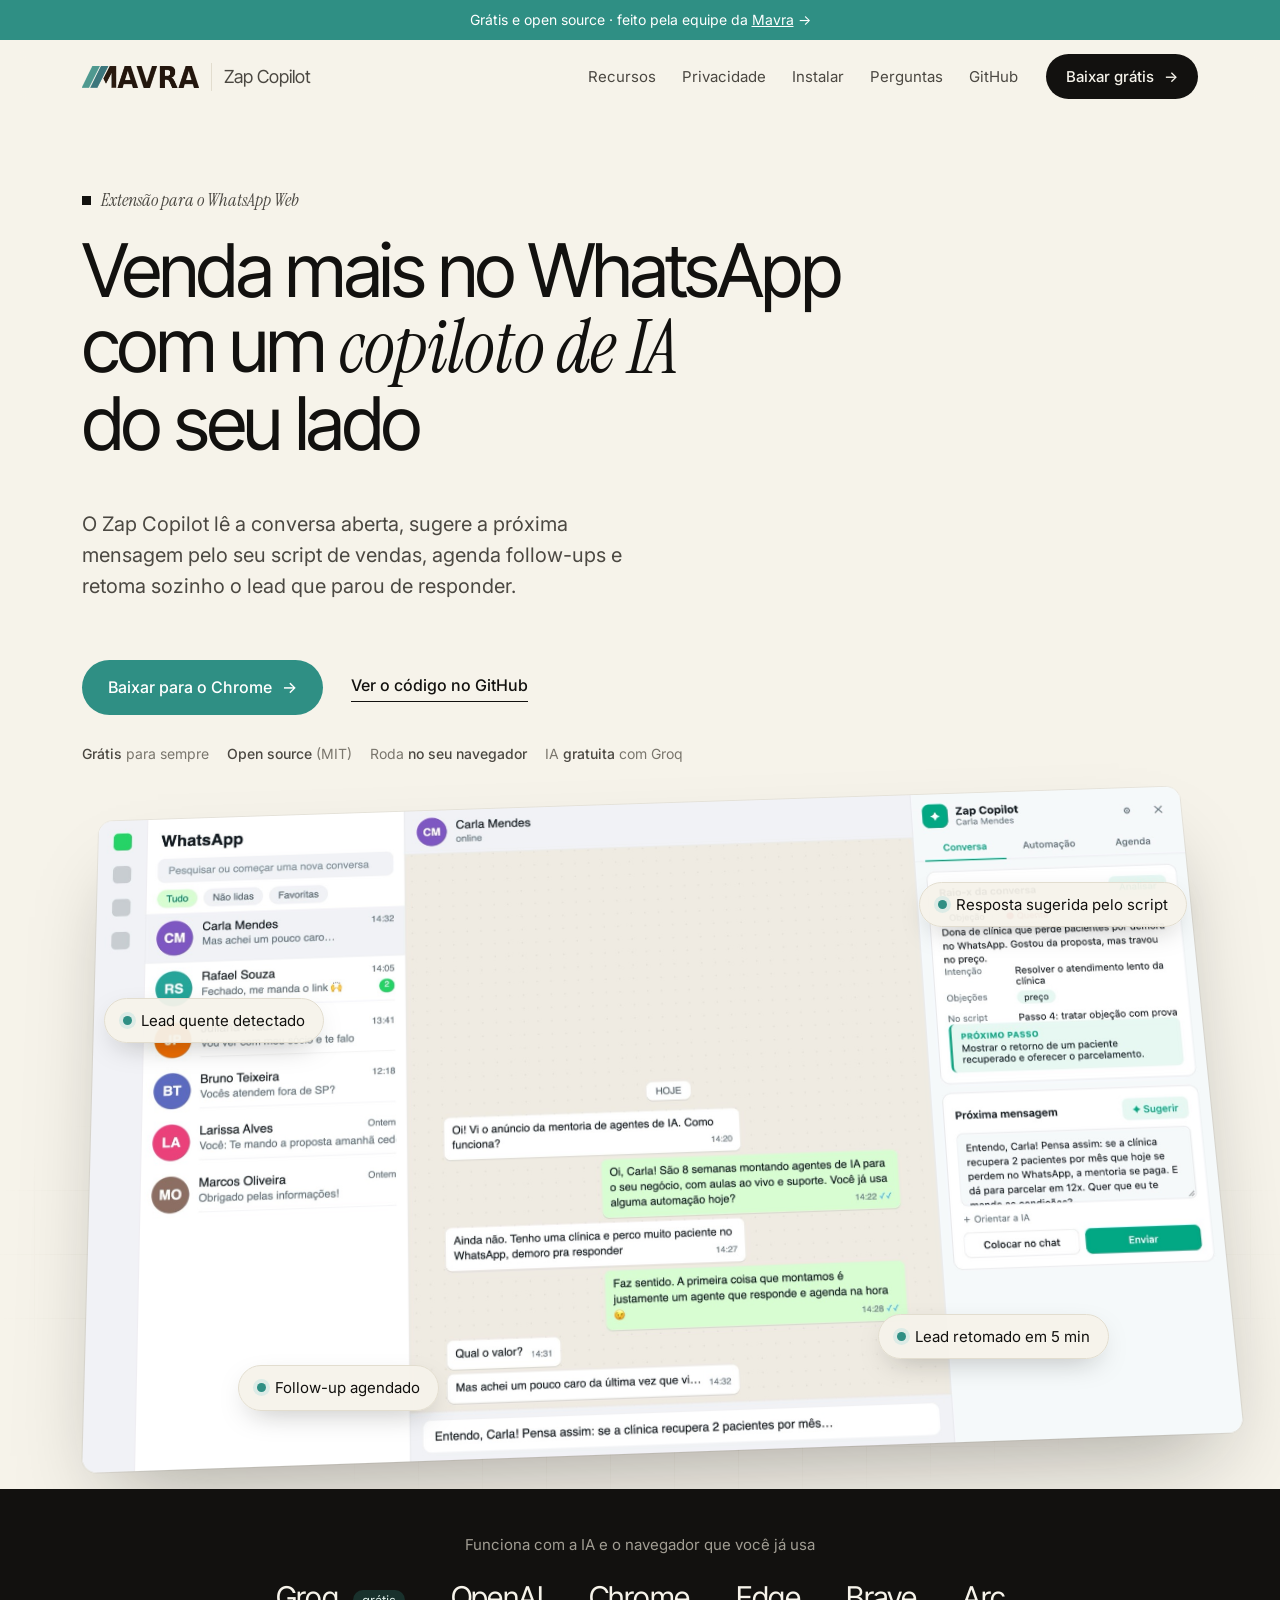
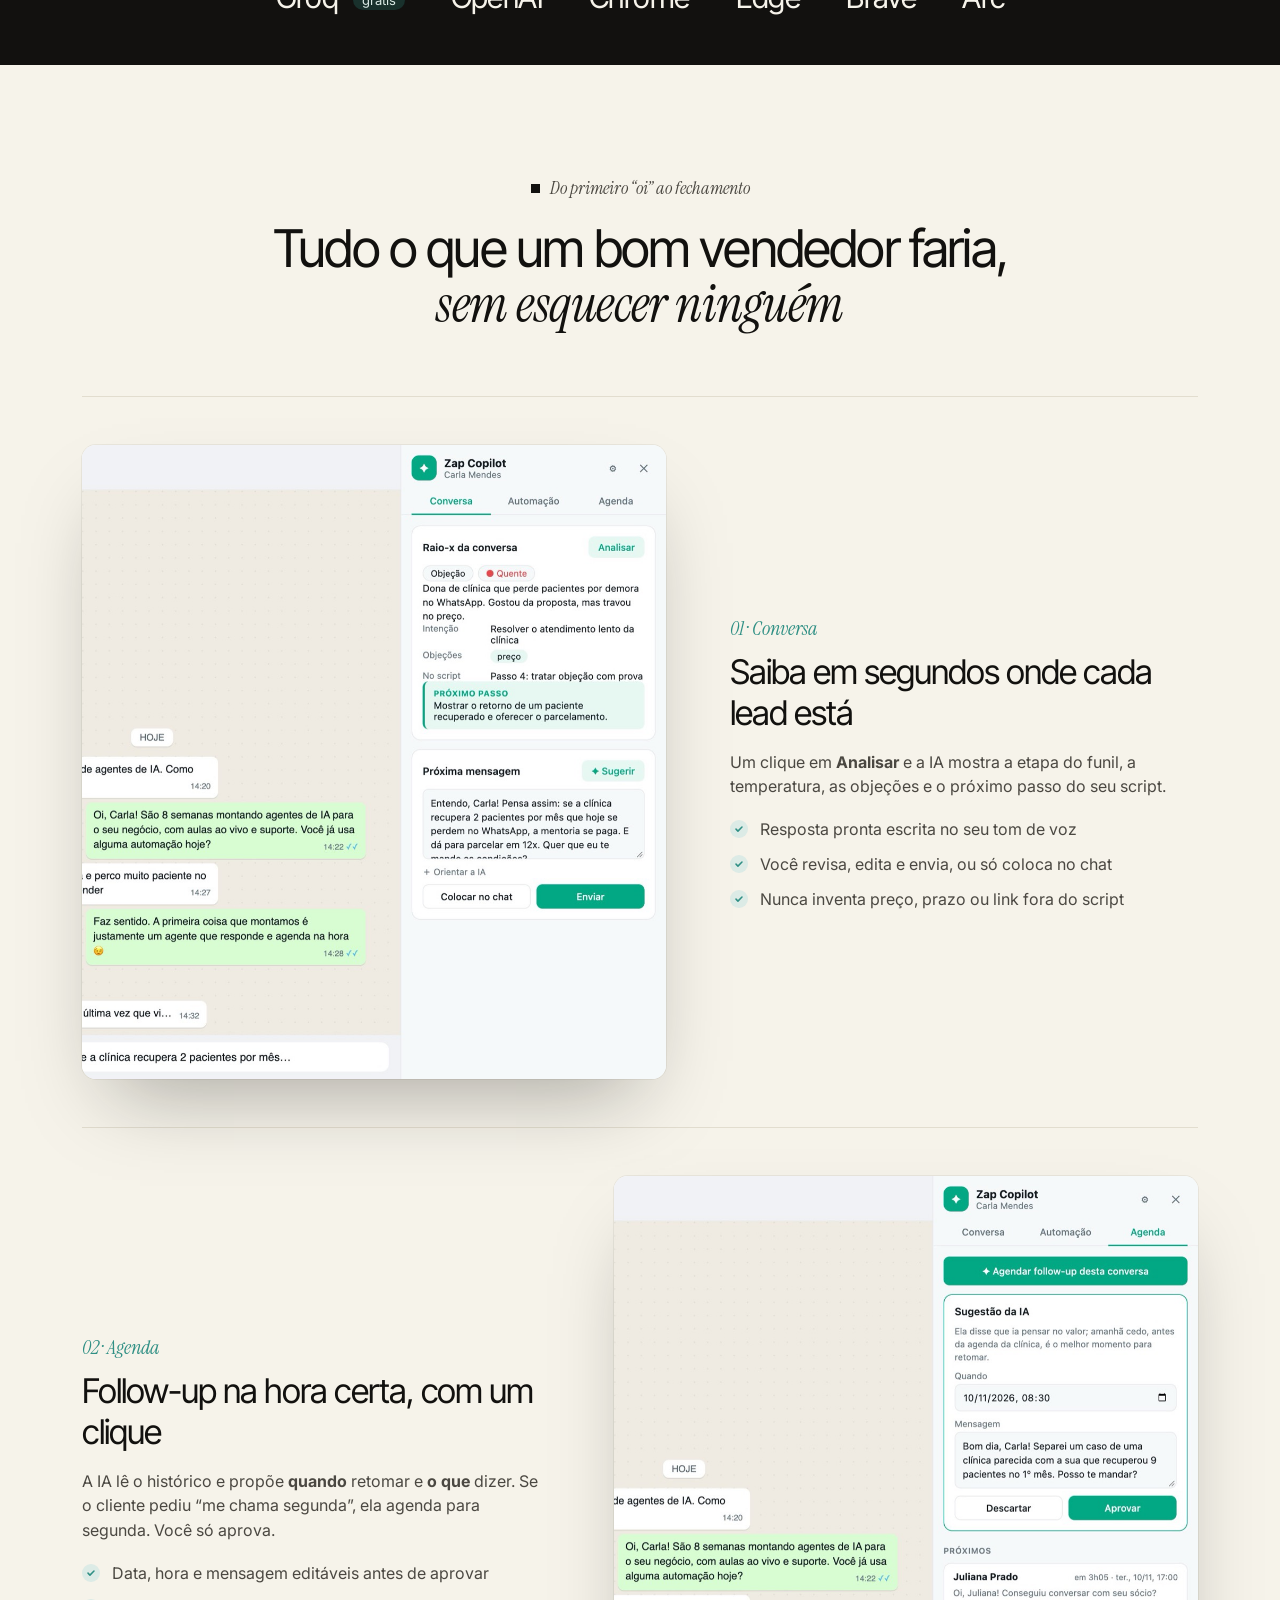
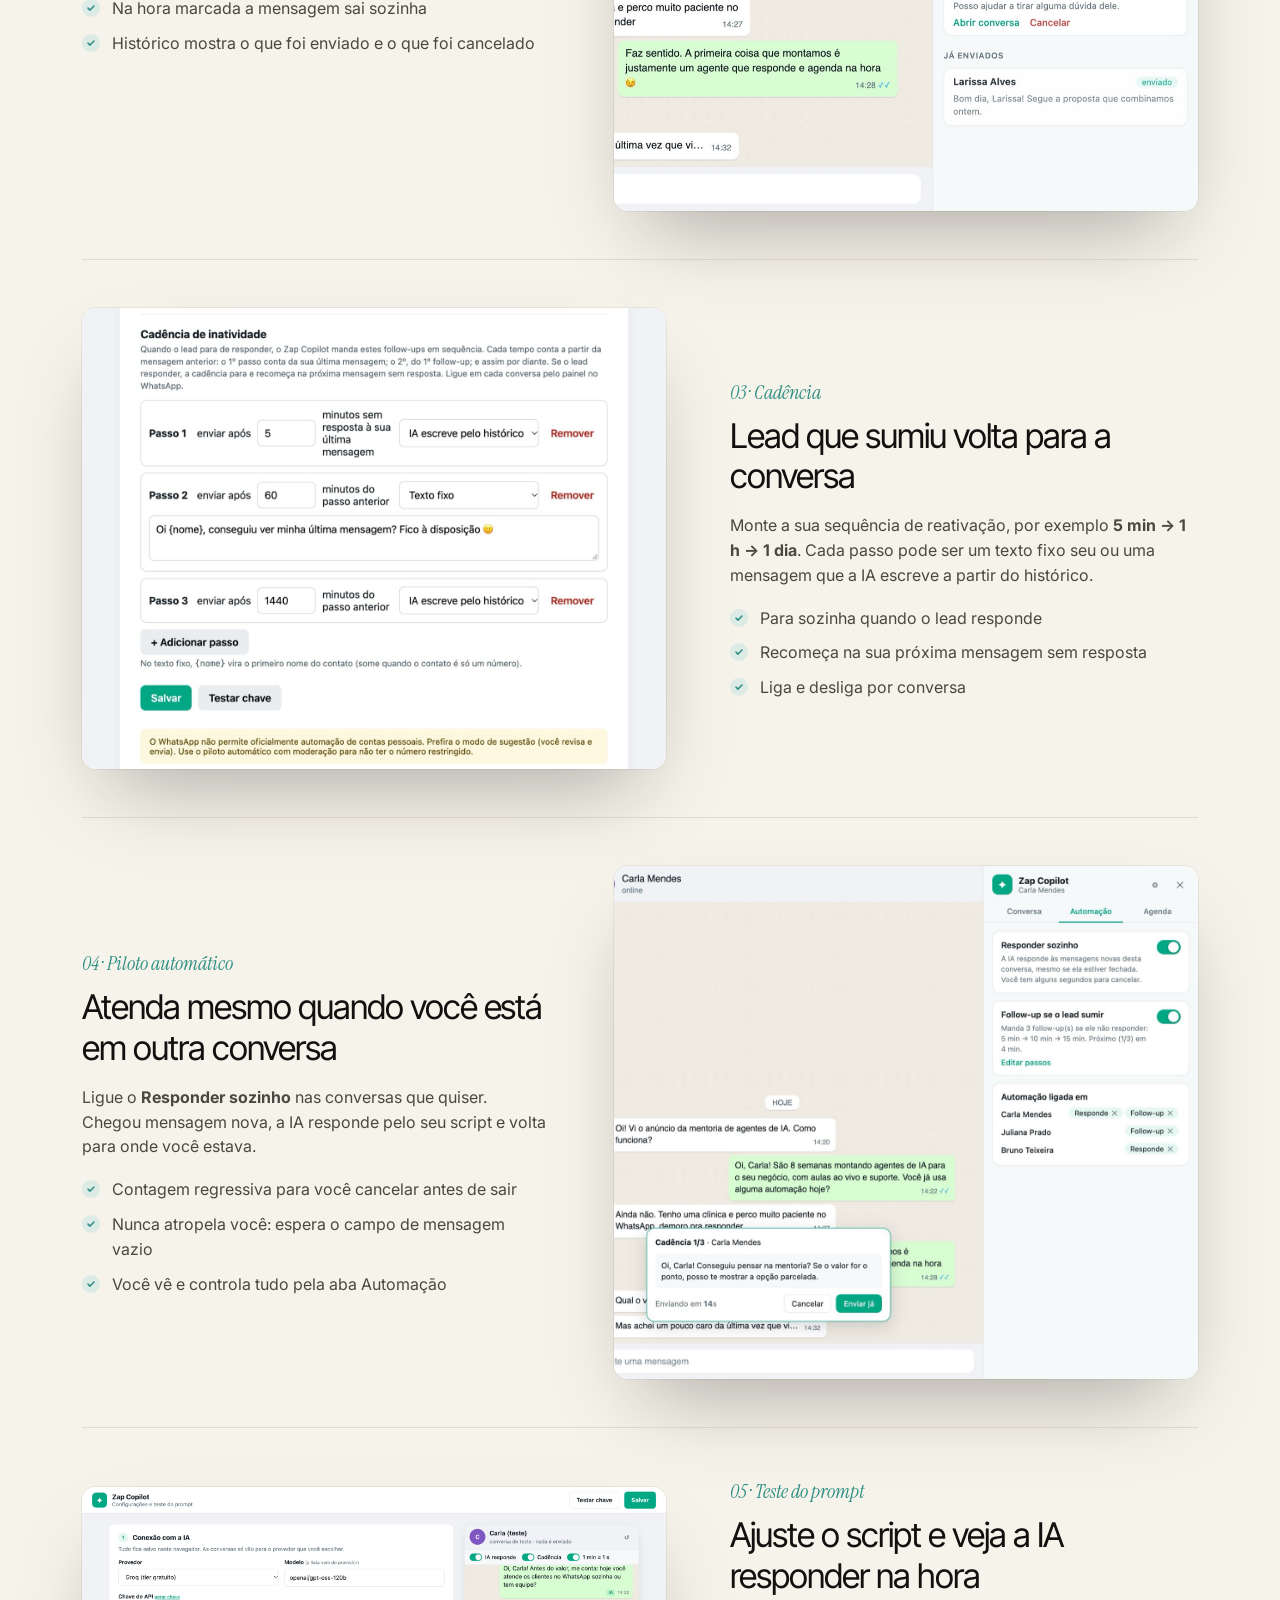
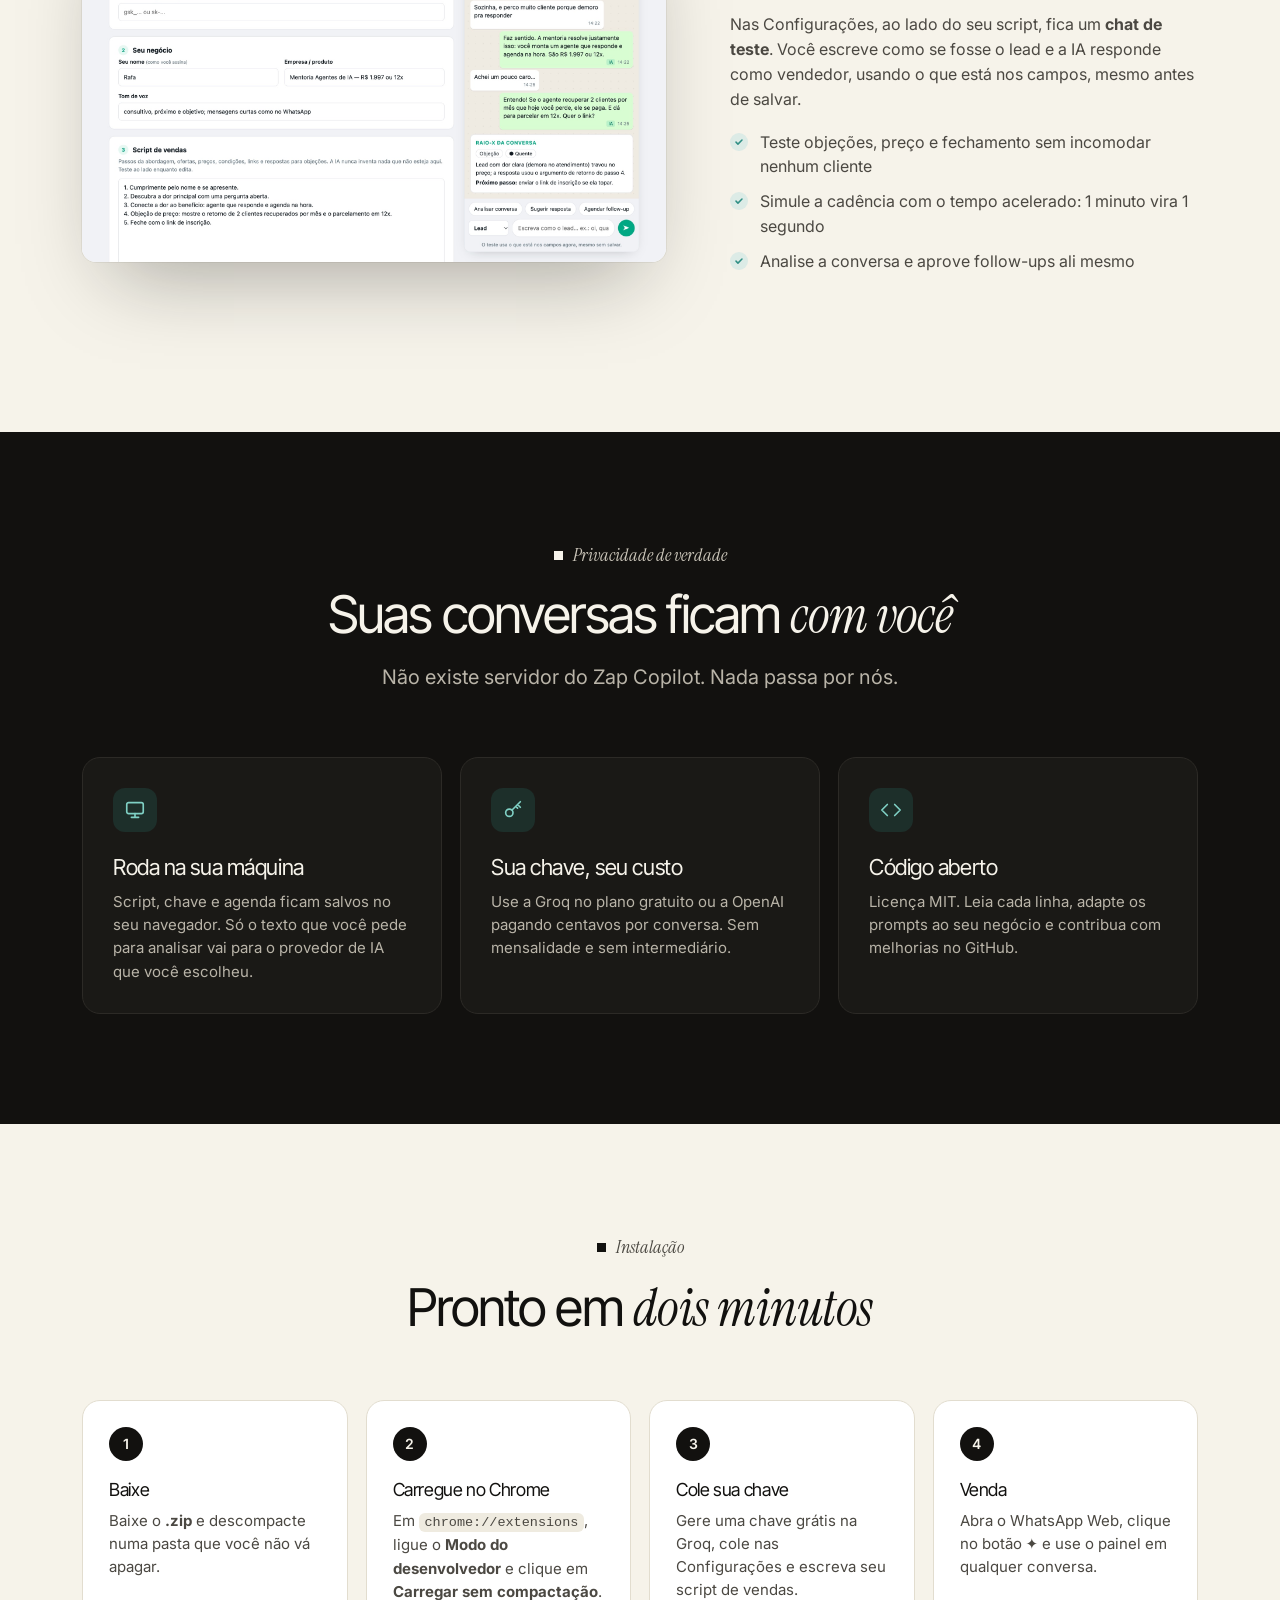
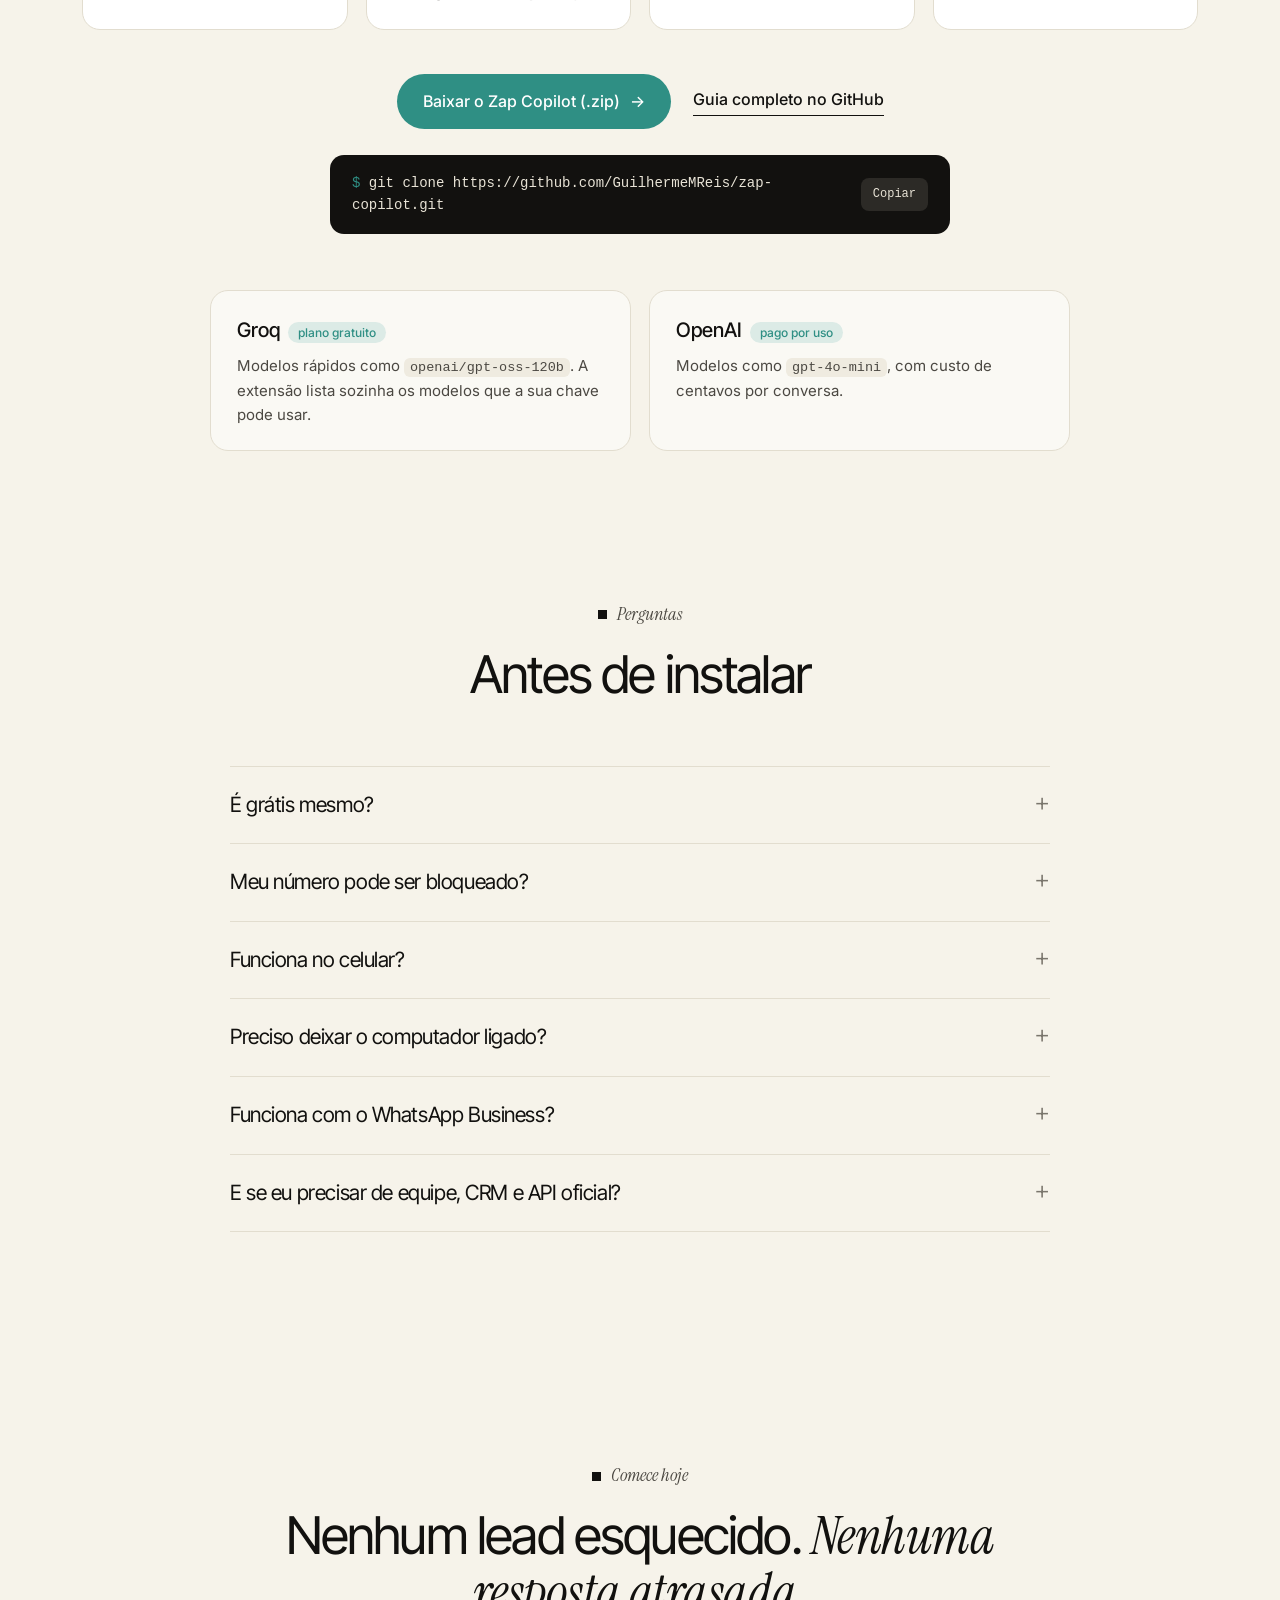
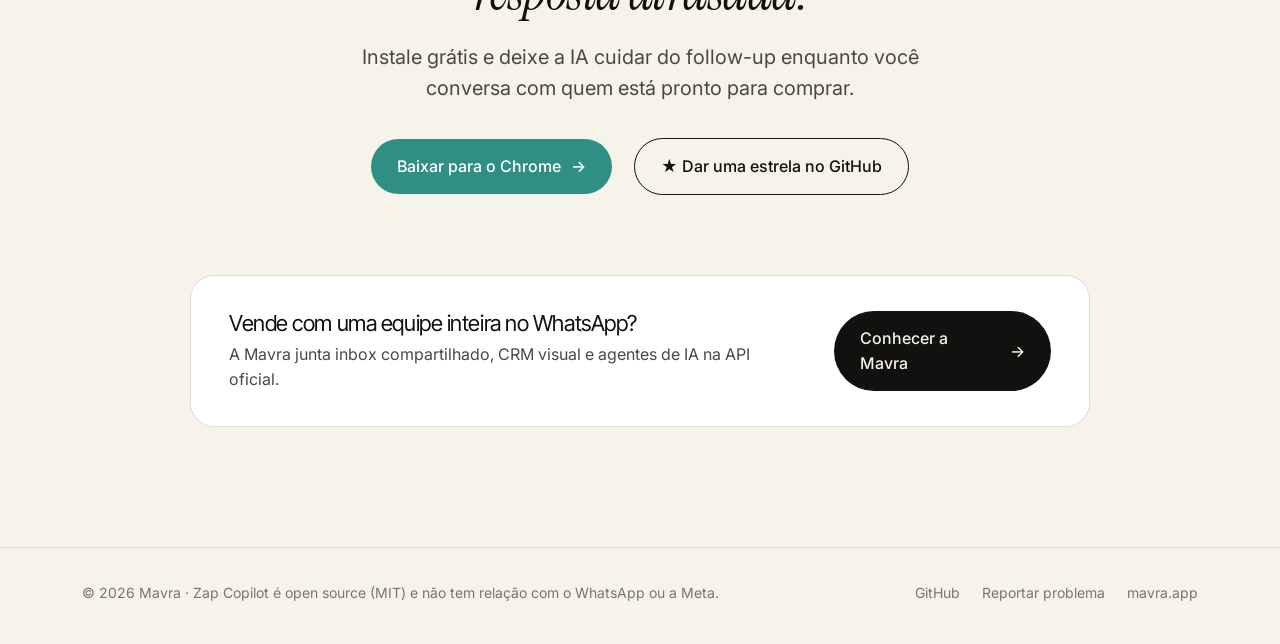
<file: site/index.html>
<!doctype html>
<html lang="pt-BR">
<head>
<meta charset="utf-8" />
<meta name="viewport" content="width=device-width, initial-scale=1" />
<title>Zap Copilot — IA de vendas dentro do seu WhatsApp Web | Mavra</title>
<meta name="description" content="Extensão gratuita e open source para o Chrome: a IA analisa suas conversas do WhatsApp Web, sugere respostas pelo seu script de vendas, agenda follow-ups e retoma leads que sumiram. Roda no seu navegador, com a sua chave da Groq ou OpenAI." />
<meta property="og:title" content="Zap Copilot — IA de vendas dentro do seu WhatsApp Web" />
<meta property="og:description" content="Grátis e open source. Analisa conversas, sugere respostas, agenda follow-ups e retoma leads parados." />
<meta property="og:image" content="https://zap.mavra.app/assets/shots/conversa.jpg" />
<meta property="og:url" content="https://zap.mavra.app/" />
<meta name="twitter:card" content="summary_large_image" />
<link rel="icon" href="assets/icon128.png" />
<link rel="preconnect" href="https://fonts.googleapis.com" />
<link rel="preconnect" href="https://fonts.gstatic.com" crossorigin />
<link href="https://fonts.googleapis.com/css2?family=Inter:wght@400;500;600&family=Inter+Tight:wght@400;500&family=Instrument+Serif:ital@1&display=swap" rel="stylesheet" />
<style>
  :root {
    --cream: #f6f3ea;
    --cream-2: #efebe0;
    --ink: #12110f;
    --ink-2: #4b4842;
    --muted: #7a766d;
    --line: #e2ddcf;
    --teal: #2f8f84;
    --teal-ink: #ffffff;
    --teal-soft: #dcebe6;
    --dark: #12110f;
    --radius: 18px;
  }
  * { box-sizing: border-box; }
  html { scroll-behavior: smooth; }
  body { margin: 0; background: var(--cream); color: var(--ink); font: 16px/1.55 Inter, system-ui, -apple-system, sans-serif; -webkit-font-smoothing: antialiased; }
  img { max-width: 100%; height: auto; display: block; }
  html, body { overflow-x: hidden; }
  a { color: inherit; }
  .wrap { max-width: 1180px; margin: 0 auto; padding: 0 32px; }
  h1, h2, h3 { font-family: "Inter Tight", Inter, sans-serif; font-weight: 400; letter-spacing: -0.035em; margin: 0; }
  h1 { font-size: clamp(42px, 6vw, 74px); line-height: 1.02; }
  h2 { font-size: clamp(32px, 4.2vw, 52px); line-height: 1.06; }
  h3 { font-size: 22px; letter-spacing: -0.02em; line-height: 1.2; }
  .serif { font-family: "Instrument Serif", Georgia, serif; font-style: italic; font-weight: 400; letter-spacing: -0.01em; }
  .eyebrow { display: inline-flex; align-items: center; gap: 10px; font-family: "Instrument Serif", Georgia, serif; font-style: italic; font-size: 18px; color: var(--ink-2); margin-bottom: 18px; }
  .eyebrow::before { content: ""; width: 9px; height: 9px; background: var(--ink); }
  .lead { font-size: 20px; color: var(--ink-2); max-width: 560px; }
  .btn { display: inline-flex; align-items: center; gap: 10px; padding: 15px 26px; border-radius: 999px; font-weight: 500; text-decoration: none; font-size: 16px; transition: transform .15s ease, filter .15s ease; }
  .btn:hover { transform: translateY(-1px); filter: brightness(1.05); }
  .btn-teal { background: var(--teal); color: var(--teal-ink); }
  .btn-ink { background: var(--ink); color: var(--cream); }
  .btn-line { border: 1px solid var(--ink); }
  .link { text-decoration: none; border-bottom: 1.5px solid var(--ink); padding-bottom: 3px; font-weight: 500; }
  .arrow::after { content: "→"; }

  /* Faixa e navegação */
  .ribbon { background: var(--teal); color: #fff; text-align: center; font-size: 14px; padding: 9px 16px; }
  .ribbon a { color: #fff; }
  nav.top { position: sticky; top: 0; z-index: 20; background: rgba(246, 243, 234, .88); backdrop-filter: blur(12px); border-bottom: 1px solid transparent; }
  nav.top.scrolled { border-bottom-color: var(--line); }
  nav.top .wrap { display: flex; align-items: center; gap: 28px; height: 74px; }
  .brand { display: flex; align-items: center; gap: 12px; text-decoration: none; }
  .brand img { height: 22px; width: auto; }
  .brand span { font-family: "Inter Tight", sans-serif; font-size: 18px; color: var(--ink-2); padding-left: 12px; border-left: 1px solid var(--line); }
  .menu { display: flex; gap: 26px; margin-left: auto; font-size: 15px; }
  .menu a { text-decoration: none; color: var(--ink-2); }
  .menu a:hover { color: var(--ink); }
  nav.top .btn { padding: 11px 20px; font-size: 15px; }

  /* Hero */
  .hero { padding: 72px 0 40px; position: relative; overflow: hidden; }
  .hero .grid { display: grid; grid-template-columns: 1fr; gap: 28px; }
  .hero .ctas { display: flex; align-items: center; gap: 28px; flex-wrap: wrap; margin-top: 10px; }
  .hero .fine { font-size: 14px; color: var(--muted); display: flex; gap: 18px; flex-wrap: wrap; }
  .hero .fine b { font-weight: 500; color: var(--ink-2); }
  .stage { position: relative; margin-top: 40px; perspective: 2200px; }
  .stage::before { content: ""; position: absolute; inset: 30% -10% -10%; background:
      linear-gradient(var(--line) 1px, transparent 1px) 0 0/64px 64px,
      linear-gradient(90deg, var(--line) 1px, transparent 1px) 0 0/64px 64px;
    mask: radial-gradient(ellipse at center, #000 30%, transparent 70%); opacity: .7; }
  .shot { position: relative; border-radius: 14px; overflow: hidden; background: #fff; box-shadow: 0 40px 80px -30px rgba(18, 17, 15, .35), 0 0 0 1px rgba(18, 17, 15, .06); }
  .stage .shot { transform: rotateX(14deg) rotateZ(-2deg); transform-origin: center top; max-width: 1080px; margin: 0 auto; }
  .chip { position: absolute; z-index: 2; display: inline-flex; align-items: center; gap: 9px; background: rgba(246, 243, 234, .94); border: 1px solid var(--line); border-radius: 999px; padding: 10px 18px; font-size: 15px; box-shadow: 0 10px 30px -12px rgba(18,17,15,.35); white-space: nowrap; }
  .chip::before { content: ""; width: 9px; height: 9px; border-radius: 50%; background: var(--teal); box-shadow: 0 0 0 4px var(--teal-soft); }
  .c1 { left: 2%; top: 30%; } .c2 { right: 1%; top: 12%; } .c3 { left: 14%; bottom: 6%; } .c4 { right: 8%; bottom: 14%; }
  @media (prefers-reduced-motion: no-preference) {
    .chip { animation: float 6s ease-in-out infinite; }
    .c2 { animation-delay: -1.5s; } .c3 { animation-delay: -3s; } .c4 { animation-delay: -4.5s; }
    @keyframes float { 50% { transform: translateY(-8px); } }
  }

  /* Faixa escura */
  .strip { background: var(--dark); color: var(--cream); padding: 44px 0; text-align: center; }
  .strip p { margin: 0 0 18px; color: #a19d93; font-size: 15px; }
  .strip ul { list-style: none; margin: 0; padding: 0; display: flex; flex-wrap: wrap; justify-content: center; gap: 14px 46px; font-family: "Inter Tight", sans-serif; font-size: clamp(22px, 2.6vw, 30px); letter-spacing: -0.02em; }
  .strip li small { font-family: Inter, sans-serif; font-size: 13px; color: var(--teal-soft); background: rgba(47,143,132,.25); padding: 2px 9px; border-radius: 99px; vertical-align: middle; margin-left: 8px; letter-spacing: 0; }

  section { padding: 110px 0; }
  .head-center { text-align: center; max-width: 760px; margin: 0 auto 64px; }
  .head-center .lead { margin: 18px auto 0; }

  /* Recursos alternados */
  .feature { display: grid; grid-template-columns: 1fr 1.25fr; gap: 64px; align-items: center; padding: 48px 0; border-top: 1px solid var(--line); }
  .feature:nth-of-type(even) { grid-template-columns: 1.25fr 1fr; }
  .feature:nth-of-type(even) .copy { order: 2; }
  .feature .num { font-family: "Instrument Serif", serif; font-style: italic; font-size: 20px; color: var(--teal); }
  .feature h3 { font-size: clamp(26px, 2.8vw, 34px); margin: 8px 0 16px; letter-spacing: -0.03em; }
  .feature p { color: var(--ink-2); margin: 0 0 18px; }
  .feature ul { margin: 0; padding: 0; list-style: none; display: grid; gap: 10px; }
  .feature li { display: flex; gap: 12px; color: var(--ink-2); }
  .feature li::before { content: ""; flex: none; width: 18px; height: 18px; margin-top: 3px; border-radius: 50%; background: var(--teal-soft) url("data:image/svg+xml,%3Csvg xmlns='http://www.w3.org/2000/svg' viewBox='0 0 16 16'%3E%3Cpath d='M4 8.2l2.6 2.6L12 5.4' fill='none' stroke='%232f8f84' stroke-width='2' stroke-linecap='round' stroke-linejoin='round'/%3E%3C/svg%3E") center/12px no-repeat; }
  .feature .shot.crop-panel img { width: 100%; }
  .crop { aspect-ratio: 4 / 3.1; }
  .crop img { width: 100%; height: 100%; object-fit: cover; }
  .crop.right img { object-position: 100% 0; }
  .crop.center img { object-position: 62% 100%; }
  .crop.top img { object-position: 0 0; }

  /* Privacidade */
  .dark { background: var(--dark); color: var(--cream); }
  .dark .eyebrow { color: #c9c4b8; } .dark .eyebrow::before { background: var(--cream); }
  .dark .lead { color: #b9b4a8; }
  .cards { display: grid; grid-template-columns: repeat(3, 1fr); gap: 18px; }
  .card { border: 1px solid #2c2a26; border-radius: var(--radius); padding: 30px; background: #1a1916; }
  .card .ico { width: 44px; height: 44px; border-radius: 12px; background: rgba(47,143,132,.18); display: grid; place-items: center; margin-bottom: 22px; }
  .card h3 { margin-bottom: 10px; }
  .card p { margin: 0; color: #b9b4a8; font-size: 15px; }

  /* Instalação */
  .steps { display: grid; grid-template-columns: repeat(4, 1fr); gap: 18px; counter-reset: s; }
  .step { background: #fff; border: 1px solid var(--line); border-radius: var(--radius); padding: 26px; position: relative; }
  .step::before { counter-increment: s; content: counter(s); display: grid; place-items: center; width: 34px; height: 34px; border-radius: 50%; background: var(--ink); color: var(--cream); font-weight: 600; font-size: 14px; margin-bottom: 18px; }
  .step h3 { font-size: 18px; margin-bottom: 8px; }
  .step p { margin: 0; color: var(--ink-2); font-size: 15px; }
  code, .code { font-family: ui-monospace, SFMono-Regular, Menlo, monospace; font-size: 13.5px; background: var(--cream-2); border-radius: 6px; padding: 2px 6px; }
  .install-cta { display: flex; gap: 22px; align-items: center; justify-content: center; flex-wrap: wrap; margin-top: 44px; }
  .terminal { margin: 26px auto 0; max-width: 620px; background: var(--dark); color: #e8e3d6; border-radius: 14px; padding: 18px 22px; font-family: ui-monospace, Menlo, monospace; font-size: 14px; display: flex; justify-content: space-between; gap: 12px; align-items: center; }
  .terminal span::before { content: "$ "; color: var(--teal); }
  .terminal button { background: #2c2a26; color: #e8e3d6; border: 0; border-radius: 8px; padding: 7px 12px; font: inherit; font-size: 12px; cursor: pointer; }
  .models { display: grid; grid-template-columns: 1fr 1fr; gap: 18px; max-width: 860px; margin: 56px auto 0; }
  .model { border: 1px solid var(--line); border-radius: var(--radius); padding: 24px 26px; background: rgba(255,255,255,.5); }
  .model b { font-family: "Inter Tight"; font-weight: 500; font-size: 20px; }
  .model .tag { font-size: 12px; background: var(--teal-soft); color: var(--teal); border-radius: 99px; padding: 3px 10px; margin-left: 8px; font-weight: 500; }
  .model p { margin: 8px 0 0; color: var(--ink-2); font-size: 15px; }

  /* FAQ */
  .faq { max-width: 820px; margin: 0 auto; }
  details.q { border-top: 1px solid var(--line); padding: 22px 0; }
  details.q:last-child { border-bottom: 1px solid var(--line); }
  details.q summary { cursor: pointer; list-style: none; font-family: "Inter Tight"; font-size: 21px; letter-spacing: -0.02em; display: flex; justify-content: space-between; gap: 20px; }
  details.q summary::-webkit-details-marker { display: none; }
  details.q summary::after { content: "+"; font-family: Inter; font-weight: 300; font-size: 26px; line-height: 1; color: var(--muted); transition: transform .2s; }
  details.q[open] summary::after { transform: rotate(45deg); }
  details.q p { margin: 14px 0 0; color: var(--ink-2); max-width: 700px; }

  /* CTA final */
  .final { text-align: center; padding: 120px 0; }
  .final h2 { max-width: 820px; margin: 0 auto 22px; }
  .final .ctas { display: flex; gap: 22px; justify-content: center; align-items: center; flex-wrap: wrap; margin-top: 34px; }
  .mavra-box { margin: 80px auto 0; max-width: 900px; display: flex; gap: 32px; align-items: center; justify-content: space-between; text-align: left; border: 1px solid var(--line); border-radius: 24px; padding: 34px 38px; background: #fff; }
  .mavra-box p { margin: 6px 0 0; color: var(--ink-2); }

  footer { border-top: 1px solid var(--line); padding: 34px 0 44px; font-size: 14px; color: var(--muted); }
  footer .wrap { display: flex; justify-content: space-between; gap: 20px; flex-wrap: wrap; align-items: center; }
  footer nav { display: flex; gap: 22px; }
  footer a { text-decoration: none; }
  footer a:hover { color: var(--ink); }

  @media (max-width: 960px) {
    .menu { display: none; }
    .feature, .feature:nth-of-type(even) { grid-template-columns: 1fr; gap: 28px; }
    .feature:nth-of-type(even) .copy { order: 0; }
    .cards, .steps, .models { grid-template-columns: 1fr 1fr; }
    .mavra-box { flex-direction: column; align-items: flex-start; }
  }
  @media (max-width: 640px) {
    .wrap { padding: 0 16px; }
    nav.top .wrap { height: 62px; gap: 12px; }
    .brand span { display: none; }
    nav.top .btn { padding: 9px 14px; font-size: 14px; margin-left: auto; }
    .hero { padding-top: 44px; }
    .lead { font-size: 18px; }
    section { padding: 72px 0; }
    .cards, .steps, .models { grid-template-columns: 1fr; }
    .chip { font-size: 12px; padding: 7px 12px; }
    .c1 { top: 4%; left: 0; } .c2 { display: none; } .c3 { bottom: -4%; left: 4%; } .c4 { display: none; }
    .stage .shot { transform: none; }
    .terminal { font-size: 12px; flex-direction: column; align-items: flex-start; }
    .mavra-box { padding: 26px; }
  }
</style>
</head>
<body>
  <div class="ribbon">Grátis e open source · feito pela equipe da <a href="https://mavra.app">Mavra</a> →</div>

  <nav class="top" id="top">
    <div class="wrap">
      <a class="brand" href="#"><img src="assets/mavra-logo-dark.png" alt="Mavra" width="124" height="23" /><span>Zap Copilot</span></a>
      <div class="menu">
        <a href="#recursos">Recursos</a>
        <a href="#privacidade">Privacidade</a>
        <a href="#instalar">Instalar</a>
        <a href="#faq">Perguntas</a>
        <a href="https://github.com/GuilhermeMReis/zap-copilot" target="_blank" rel="noopener">GitHub</a>
      </div>
      <a class="btn btn-ink" href="#instalar">Baixar grátis <span class="arrow"></span></a>
    </div>
  </nav>

  <header class="hero">
    <div class="wrap">
      <div class="grid">
        <div>
          <div class="eyebrow">Extensão para o WhatsApp Web</div>
          <h1>Venda mais no WhatsApp<br />com um <span class="serif">copiloto de IA</span><br />do seu lado</h1>
        </div>
        <p class="lead">O Zap Copilot lê a conversa aberta, sugere a próxima mensagem pelo seu script de vendas, agenda follow-ups e retoma sozinho o lead que parou de responder.</p>
        <div class="ctas">
          <a class="btn btn-teal" href="https://github.com/GuilhermeMReis/zap-copilot/releases/latest/download/zap-copilot.zip">Baixar para o Chrome <span class="arrow"></span></a>
          <a class="link" href="https://github.com/GuilhermeMReis/zap-copilot" target="_blank" rel="noopener">Ver o código no GitHub</a>
        </div>
        <div class="fine"><span><b>Grátis</b> para sempre</span><span><b>Open source</b> (MIT)</span><span>Roda <b>no seu navegador</b></span><span>IA <b>gratuita</b> com Groq</span></div>
      </div>
      <div class="stage">
        <span class="chip c1">Lead quente detectado</span>
        <span class="chip c2">Resposta sugerida pelo script</span>
        <span class="chip c3">Follow-up agendado</span>
        <span class="chip c4">Lead retomado em 5 min</span>
        <div class="shot"><img src="assets/shots/conversa.jpg" alt="Painel do Zap Copilot ao lado de uma conversa do WhatsApp Web, mostrando o raio-x da conversa e a próxima mensagem sugerida" width="2000" height="1194" /></div>
      </div>
    </div>
  </header>

  <div class="strip">
    <p>Funciona com a IA e o navegador que você já usa</p>
    <ul>
      <li>Groq <small>grátis</small></li>
      <li>OpenAI</li>
      <li>Chrome</li>
      <li>Edge</li>
      <li>Brave</li>
      <li>Arc</li>
    </ul>
  </div>

  <section id="recursos">
    <div class="wrap">
      <div class="head-center">
        <div class="eyebrow">Do primeiro “oi” ao fechamento</div>
        <h2>Tudo o que um bom vendedor faria, <span class="serif">sem esquecer ninguém</span></h2>
      </div>

      <div class="feature">
        <div class="copy">
          <div class="num">01 · Conversa</div>
          <h3>Saiba em segundos onde cada lead está</h3>
          <p>Um clique em <b>Analisar</b> e a IA mostra a etapa do funil, a temperatura, as objeções e o próximo passo do seu script.</p>
          <ul>
            <li>Resposta pronta escrita no seu tom de voz</li>
            <li>Você revisa, edita e envia, ou só coloca no chat</li>
            <li>Nunca inventa preço, prazo ou link fora do script</li>
          </ul>
        </div>
        <div class="shot"><img src="assets/shots/f-conversa.jpg" alt="Raio-x da conversa com etapa, temperatura, objeções e próximo passo" loading="lazy" /></div>
      </div>

      <div class="feature">
        <div class="copy">
          <div class="num">02 · Agenda</div>
          <h3>Follow-up na hora certa, com um clique</h3>
          <p>A IA lê o histórico e propõe <b>quando</b> retomar e <b>o que</b> dizer. Se o cliente pediu “me chama segunda”, ela agenda para segunda. Você só aprova.</p>
          <ul>
            <li>Data, hora e mensagem editáveis antes de aprovar</li>
            <li>Na hora marcada a mensagem sai sozinha</li>
            <li>Histórico mostra o que foi enviado e o que foi cancelado</li>
          </ul>
        </div>
        <div class="shot"><img src="assets/shots/f-agenda.jpg" alt="Sugestão de follow-up da IA com data, hora e mensagem para aprovar" loading="lazy" /></div>
      </div>

      <div class="feature">
        <div class="copy">
          <div class="num">03 · Cadência</div>
          <h3>Lead que sumiu volta para a conversa</h3>
          <p>Monte a sua sequência de reativação, por exemplo <b>5 min → 1 h → 1 dia</b>. Cada passo pode ser um texto fixo seu ou uma mensagem que a IA escreve a partir do histórico.</p>
          <ul>
            <li>Para sozinha quando o lead responde</li>
            <li>Recomeça na sua próxima mensagem sem resposta</li>
            <li>Liga e desliga por conversa</li>
          </ul>
        </div>
        <div class="shot"><img src="assets/shots/cadence.jpg" alt="Editor da cadência de inatividade com três passos" loading="lazy" /></div>
      </div>

      <div class="feature">
        <div class="copy">
          <div class="num">04 · Piloto automático</div>
          <h3>Atenda mesmo quando você está em outra conversa</h3>
          <p>Ligue o <b>Responder sozinho</b> nas conversas que quiser. Chegou mensagem nova, a IA responde pelo seu script e volta para onde você estava.</p>
          <ul>
            <li>Contagem regressiva para você cancelar antes de sair</li>
            <li>Nunca atropela você: espera o campo de mensagem vazio</li>
            <li>Você vê e controla tudo pela aba Automação</li>
          </ul>
        </div>
        <div class="shot"><img src="assets/shots/f-toast.jpg" alt="Aviso de envio automático com contagem regressiva e botões Cancelar e Enviar já" loading="lazy" /></div>
      </div>
      <div class="feature">
        <div class="copy">
          <div class="num">05 · Teste do prompt</div>
          <h3>Ajuste o script e veja a IA responder na hora</h3>
          <p>Nas Configurações, ao lado do seu script, fica um <b>chat de teste</b>. Você escreve como se fosse o lead e a IA responde como vendedor, usando o que está nos campos, mesmo antes de salvar.</p>
          <ul>
            <li>Teste objeções, preço e fechamento sem incomodar nenhum cliente</li>
            <li>Simule a cadência com o tempo acelerado: 1 minuto vira 1 segundo</li>
            <li>Analise a conversa e aprove follow-ups ali mesmo</li>
          </ul>
        </div>
        <div class="shot"><img src="assets/shots/settings.jpg" alt="Página de Configurações com o script de vendas e o chat de teste ao lado" loading="lazy" /></div>
      </div>
    </div>
  </section>

  <section id="privacidade" class="dark">
    <div class="wrap">
      <div class="head-center">
        <div class="eyebrow">Privacidade de verdade</div>
        <h2>Suas conversas ficam <span class="serif">com você</span></h2>
        <p class="lead">Não existe servidor do Zap Copilot. Nada passa por nós.</p>
      </div>
      <div class="cards">
        <div class="card">
          <div class="ico"><svg width="22" height="22" viewBox="0 0 24 24" fill="none" stroke="#7fd0c4" stroke-width="1.8" stroke-linecap="round" stroke-linejoin="round"><rect x="3" y="4" width="18" height="12" rx="2"/><path d="M8 20h8M12 16v4"/></svg></div>
          <h3>Roda na sua máquina</h3>
          <p>Script, chave e agenda ficam salvos no seu navegador. Só o texto que você pede para analisar vai para o provedor de IA que você escolheu.</p>
        </div>
        <div class="card">
          <div class="ico"><svg width="22" height="22" viewBox="0 0 24 24" fill="none" stroke="#7fd0c4" stroke-width="1.8" stroke-linecap="round" stroke-linejoin="round"><circle cx="8" cy="15" r="4"/><path d="M11 12l9-9M17 6l3 3M15 8l2 2"/></svg></div>
          <h3>Sua chave, seu custo</h3>
          <p>Use a Groq no plano gratuito ou a OpenAI pagando centavos por conversa. Sem mensalidade e sem intermediário.</p>
        </div>
        <div class="card">
          <div class="ico"><svg width="22" height="22" viewBox="0 0 24 24" fill="none" stroke="#7fd0c4" stroke-width="1.8" stroke-linecap="round" stroke-linejoin="round"><path d="M8 6l-6 6 6 6M16 6l6 6-6 6"/></svg></div>
          <h3>Código aberto</h3>
          <p>Licença MIT. Leia cada linha, adapte os prompts ao seu negócio e contribua com melhorias no GitHub.</p>
        </div>
      </div>
    </div>
  </section>

  <section id="instalar">
    <div class="wrap">
      <div class="head-center">
        <div class="eyebrow">Instalação</div>
        <h2>Pronto em <span class="serif">dois minutos</span></h2>
      </div>
      <div class="steps">
        <div class="step"><h3>Baixe</h3><p>Baixe o <b>.zip</b> e descompacte numa pasta que você não vá apagar.</p></div>
        <div class="step"><h3>Carregue no Chrome</h3><p>Em <code>chrome://extensions</code>, ligue o <b>Modo do desenvolvedor</b> e clique em <b>Carregar sem compactação</b>.</p></div>
        <div class="step"><h3>Cole sua chave</h3><p>Gere uma chave grátis na Groq, cole nas Configurações e escreva seu script de vendas.</p></div>
        <div class="step"><h3>Venda</h3><p>Abra o WhatsApp Web, clique no botão <b>✦</b> e use o painel em qualquer conversa.</p></div>
      </div>
      <div class="install-cta">
        <a class="btn btn-teal" href="https://github.com/GuilhermeMReis/zap-copilot/releases/latest/download/zap-copilot.zip">Baixar o Zap Copilot (.zip) <span class="arrow"></span></a>
        <a class="link" href="https://github.com/GuilhermeMReis/zap-copilot#readme" target="_blank" rel="noopener">Guia completo no GitHub</a>
      </div>
      <div class="terminal"><span id="clone">git clone https://github.com/GuilhermeMReis/zap-copilot.git</span><button type="button" id="copy">Copiar</button></div>

      <div class="models">
        <div class="model"><b>Groq</b><span class="tag">plano gratuito</span><p>Modelos rápidos como <code>openai/gpt-oss-120b</code>. A extensão lista sozinha os modelos que a sua chave pode usar.</p></div>
        <div class="model"><b>OpenAI</b><span class="tag">pago por uso</span><p>Modelos como <code>gpt-4o-mini</code>, com custo de centavos por conversa.</p></div>
      </div>
    </div>
  </section>

  <section id="faq" style="padding-top:40px">
    <div class="wrap">
      <div class="head-center">
        <div class="eyebrow">Perguntas</div>
        <h2>Antes de instalar</h2>
      </div>
      <div class="faq">
        <details class="q"><summary>É grátis mesmo?</summary><p>Sim. A extensão é gratuita e open source. O único custo possível é o da IA: com a Groq dá para usar no plano gratuito; com a OpenAI você paga centavos por conversa direto para ela.</p></details>
        <details class="q"><summary>Meu número pode ser bloqueado?</summary><p>O WhatsApp não permite oficialmente automação em contas pessoais. Por isso o modo padrão é de sugestão: a IA escreve e você envia. O piloto automático e a cadência têm contagem regressiva e devem ser usados com moderação, em poucas conversas.</p></details>
        <details class="q"><summary>Funciona no celular?</summary><p>Não. O Zap Copilot é uma extensão para o WhatsApp Web no computador. As mensagens que ele envia aparecem normalmente no seu celular.</p></details>
        <details class="q"><summary>Preciso deixar o computador ligado?</summary><p>Sim, com o WhatsApp Web aberto em uma aba. Follow-ups e cadências agendados saem quando a aba está aberta; a aba pode ficar em segundo plano.</p></details>
        <details class="q"><summary>Funciona com o WhatsApp Business?</summary><p>Sim, funciona com o WhatsApp e com o WhatsApp Business no navegador.</p></details>
        <details class="q"><summary>E se eu precisar de equipe, CRM e API oficial?</summary><p>Aí o caminho é a <a href="https://mavra.app">Mavra</a>: inbox compartilhado, CRM visual e agentes de IA na API oficial do WhatsApp, para times que vendem em escala.</p></details>
      </div>
    </div>
  </section>

  <section class="final">
    <div class="wrap">
      <div class="eyebrow">Comece hoje</div>
      <h2>Nenhum lead esquecido. <span class="serif">Nenhuma resposta atrasada.</span></h2>
      <p class="lead" style="margin:0 auto">Instale grátis e deixe a IA cuidar do follow-up enquanto você conversa com quem está pronto para comprar.</p>
      <div class="ctas">
        <a class="btn btn-teal" href="https://github.com/GuilhermeMReis/zap-copilot/releases/latest/download/zap-copilot.zip">Baixar para o Chrome <span class="arrow"></span></a>
        <a class="btn btn-line" href="https://github.com/GuilhermeMReis/zap-copilot" target="_blank" rel="noopener">★ Dar uma estrela no GitHub</a>
      </div>
      <div class="mavra-box">
        <div>
          <h3>Vende com uma equipe inteira no WhatsApp?</h3>
          <p>A Mavra junta inbox compartilhado, CRM visual e agentes de IA na API oficial.</p>
        </div>
        <a class="btn btn-ink" href="https://mavra.app">Conhecer a Mavra <span class="arrow"></span></a>
      </div>
    </div>
  </section>

  <footer>
    <div class="wrap">
      <span>© 2026 Mavra · Zap Copilot é open source (MIT) e não tem relação com o WhatsApp ou a Meta.</span>
      <nav>
        <a href="https://github.com/GuilhermeMReis/zap-copilot" target="_blank" rel="noopener">GitHub</a>
        <a href="https://github.com/GuilhermeMReis/zap-copilot/issues" target="_blank" rel="noopener">Reportar problema</a>
        <a href="https://mavra.app">mavra.app</a>
      </nav>
    </div>
  </footer>

<script>
  const nav = document.getElementById("top");
  addEventListener("scroll", () => nav.classList.toggle("scrolled", scrollY > 10), { passive: true });
  document.getElementById("copy").onclick = async (e) => {
    try {
      await navigator.clipboard.writeText(document.getElementById("clone").textContent);
      e.target.textContent = "Copiado!";
      setTimeout(() => (e.target.textContent = "Copiar"), 1500);
    } catch {}
  };
</script>
</body>
</html>
</file>
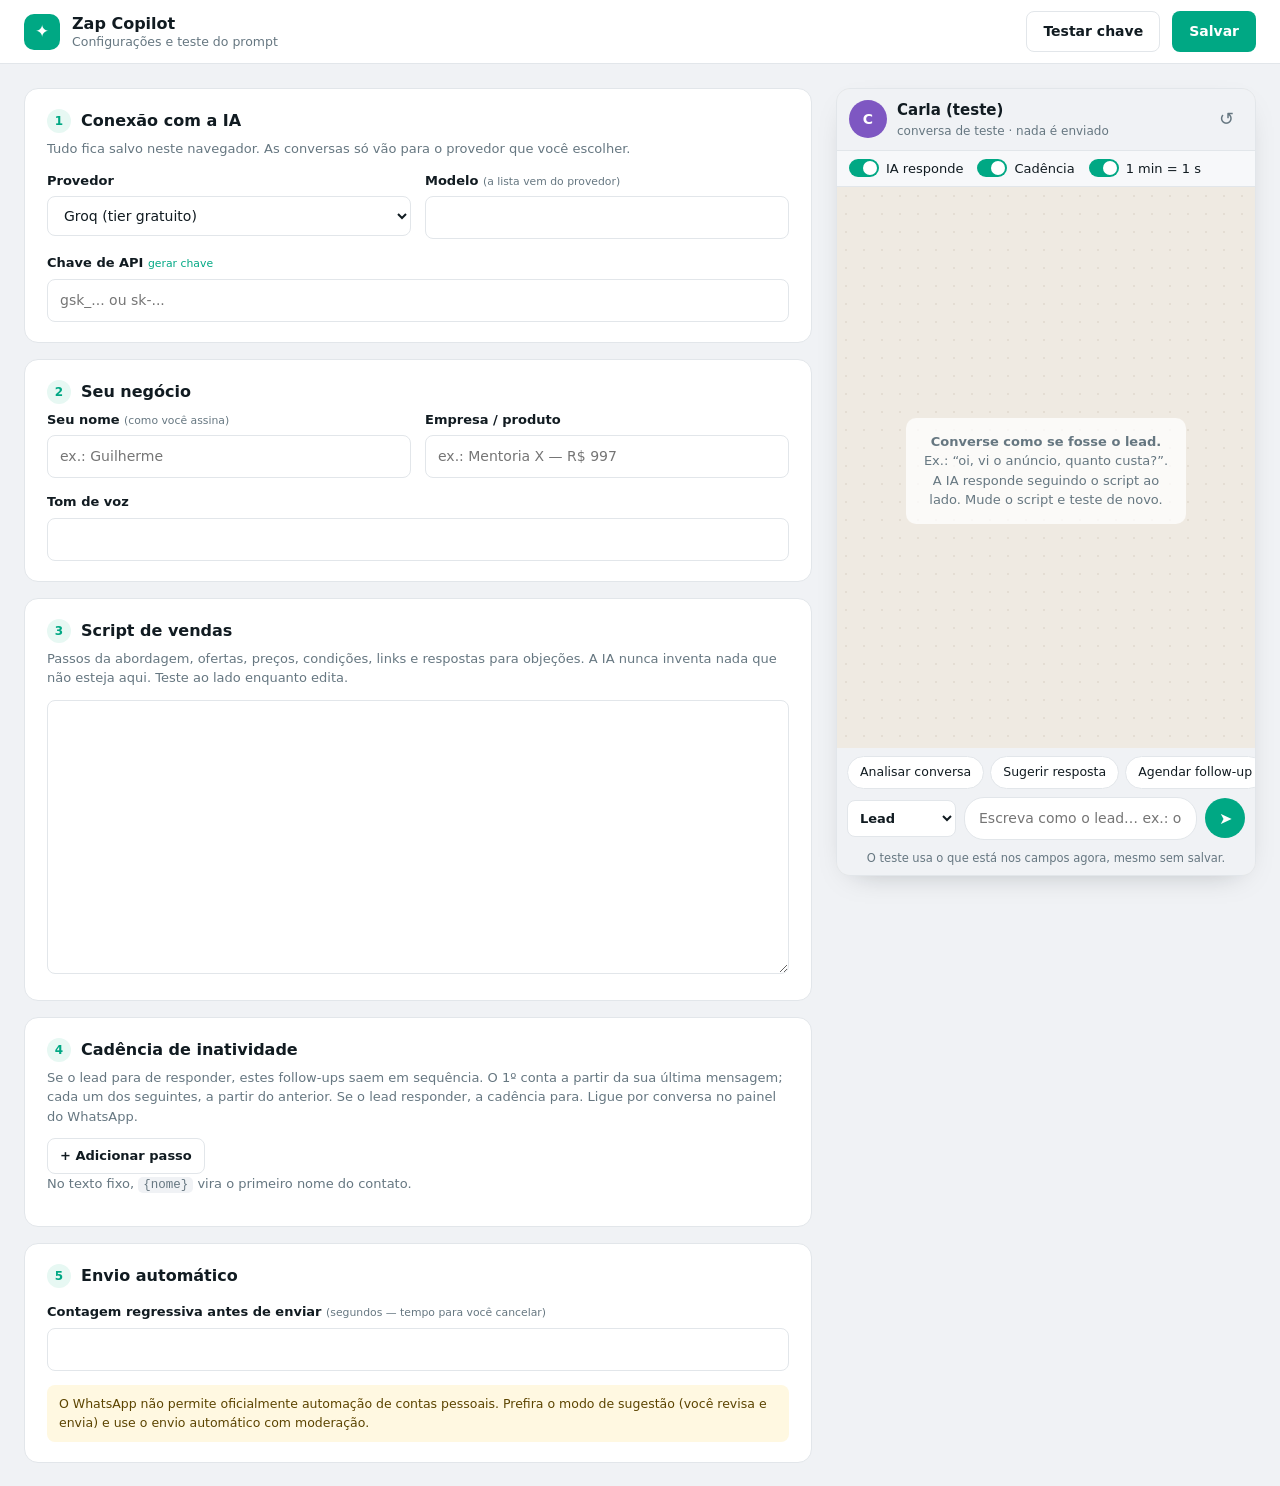
<file: src/options.html>
<!doctype html>
<html lang="pt-BR">
<head>
  <meta charset="utf-8" />
  <title>Zap Copilot — Configurações</title>
  <link rel="stylesheet" href="options.css" />
</head>
<body>
<header class="bar">
  <span class="logo">✦</span>
  <div class="bar-title"><strong>Zap Copilot</strong><span>Configurações e teste do prompt</span></div>
  <span id="msg"></span>
  <button id="test" class="btn ghost">Testar chave</button>
  <button id="save" class="btn primary">Salvar</button>
</header>

<div class="layout">
  <!-- ---------------- Coluna de configurações ---------------- -->
  <main class="settings">
    <section class="card">
      <h2><span class="n">1</span> Conexão com a IA</h2>
      <p class="help">Tudo fica salvo neste navegador. As conversas só vão para o provedor que você escolher.</p>
      <div class="row">
        <div>
          <label for="provider">Provedor</label>
          <select id="provider"></select>
        </div>
        <div>
          <label for="model">Modelo <small>(a lista vem do provedor)</small></label>
          <input id="model" list="models" />
          <datalist id="models"></datalist>
        </div>
      </div>
      <label for="apiKey">Chave de API <small><a id="keyLink" target="_blank" rel="noopener">gerar chave</a></small></label>
      <input id="apiKey" type="password" autocomplete="off" placeholder="gsk_... ou sk-..." />
    </section>

    <section class="card">
      <h2><span class="n">2</span> Seu negócio</h2>
      <div class="row">
        <div>
          <label for="sellerName">Seu nome <small>(como você assina)</small></label>
          <input id="sellerName" placeholder="ex.: Guilherme" />
        </div>
        <div>
          <label for="businessName">Empresa / produto</label>
          <input id="businessName" placeholder="ex.: Mentoria X — R$ 997" />
        </div>
      </div>
      <label for="tone">Tom de voz</label>
      <input id="tone" />
    </section>

    <section class="card grow">
      <h2><span class="n">3</span> Script de vendas</h2>
      <p class="help">Passos da abordagem, ofertas, preços, condições, links e respostas para objeções. A IA nunca inventa nada que não esteja aqui. Teste ao lado enquanto edita.</p>
      <textarea id="salesScript" rows="12"></textarea>
    </section>

    <section class="card">
      <h2><span class="n">4</span> Cadência de inatividade</h2>
      <p class="help">Se o lead para de responder, estes follow-ups saem em sequência. O 1º conta a partir da sua última mensagem; cada um dos seguintes, a partir do anterior. Se o lead responder, a cadência para. Ligue por conversa no painel do WhatsApp.</p>
      <div id="cadence"></div>
      <button id="addStep" type="button" class="btn ghost small">+ Adicionar passo</button>
      <p class="help">No texto fixo, <code>{nome}</code> vira o primeiro nome do contato.</p>
    </section>

    <section class="card">
      <h2><span class="n">5</span> Envio automático</h2>
      <label for="autoSendDelaySec">Contagem regressiva antes de enviar <small>(segundos — tempo para você cancelar)</small></label>
      <input id="autoSendDelaySec" type="number" min="3" max="600" />
      <p class="note">O WhatsApp não permite oficialmente automação de contas pessoais. Prefira o modo de sugestão (você revisa e envia) e use o envio automático com moderação.</p>
    </section>
  </main>

  <!-- ---------------- Chat de teste ---------------- -->
  <aside class="tester">
    <div class="tc-head">
      <span class="tc-av" id="tc-av">C</span>
      <div class="tc-who">
        <input id="tc-lead" value="Carla (teste)" title="Nome do lead de teste" />
        <span>conversa de teste · nada é enviado</span>
      </div>
      <button id="tc-reset" class="tc-icon" title="Recomeçar teste">↺</button>
    </div>

    <div class="tc-tools">
      <label class="tc-toggle" title="A IA responde como vendedor sempre que o lead manda mensagem"><input type="checkbox" id="tc-auto" checked /><span></span>IA responde</label>
      <label class="tc-toggle" title="Simula a cadência de inatividade configurada à esquerda"><input type="checkbox" id="tc-cadence" checked /><span></span>Cadência</label>
      <label class="tc-toggle" title="Cada minuto da cadência e dos follow-ups vira 1 segundo"><input type="checkbox" id="tc-fast" checked /><span></span>1 min = 1 s</label>
    </div>

    <div class="tc-msgs" id="tc-msgs"></div>
    <div class="tc-timer" id="tc-timer" hidden></div>

    <div class="tc-actions">
      <button id="tc-analyze" class="chip-btn">Analisar conversa</button>
      <button id="tc-suggest" class="chip-btn">Sugerir resposta</button>
      <button id="tc-followup" class="chip-btn">Agendar follow-up</button>
    </div>
    <div class="tc-compose">
      <select id="tc-as" title="Quem está escrevendo">
        <option value="lead">Lead</option>
        <option value="me">Vendedor</option>
      </select>
      <input id="tc-input" placeholder="Escreva como o lead… ex.: oi, quanto custa?" autocomplete="off" />
      <button id="tc-send" class="tc-send" title="Enviar">➤</button>
    </div>
    <p class="tc-hint">O teste usa o que está nos campos agora, mesmo sem salvar.</p>
  </aside>
</div>

<script type="module" src="options.js"></script>
</body>
</html>
</file>
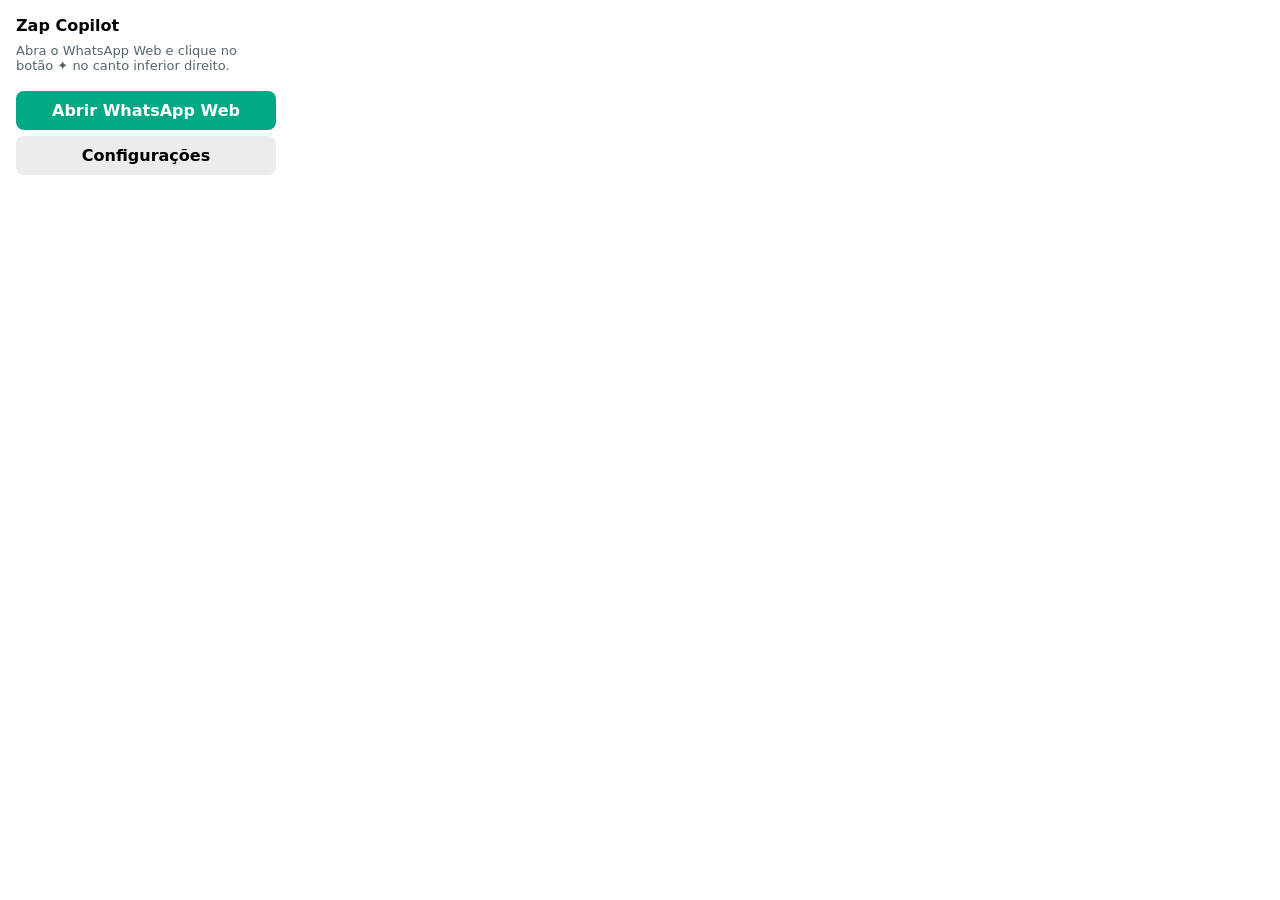
<file: src/popup.html>
<!doctype html>
<html lang="pt-BR">
<head>
  <meta charset="utf-8" />
  <style>
    body { width: 260px; margin: 0; padding: 16px; font-family: system-ui, -apple-system, Segoe UI, sans-serif; }
    h1 { font-size: 16px; margin: 0 0 8px; }
    p { margin: 0 0 12px; color: #54656f; font-size: 13px; }
    button { width: 100%; padding: 10px; margin-top: 6px; border: 0; border-radius: 8px; font: inherit; font-weight: 600; cursor: pointer; }
    #wa { background: #00a884; color: #fff; } #opt { background: #e9edef; }
  </style>
</head>
<body>
  <h1>Zap Copilot</h1>
  <p>Abra o WhatsApp Web e clique no botão ✦ no canto inferior direito.</p>
  <button id="wa">Abrir WhatsApp Web</button>
  <button id="opt">Configurações</button>
  <script src="popup.js"></script>
</body>
</html>
</file>
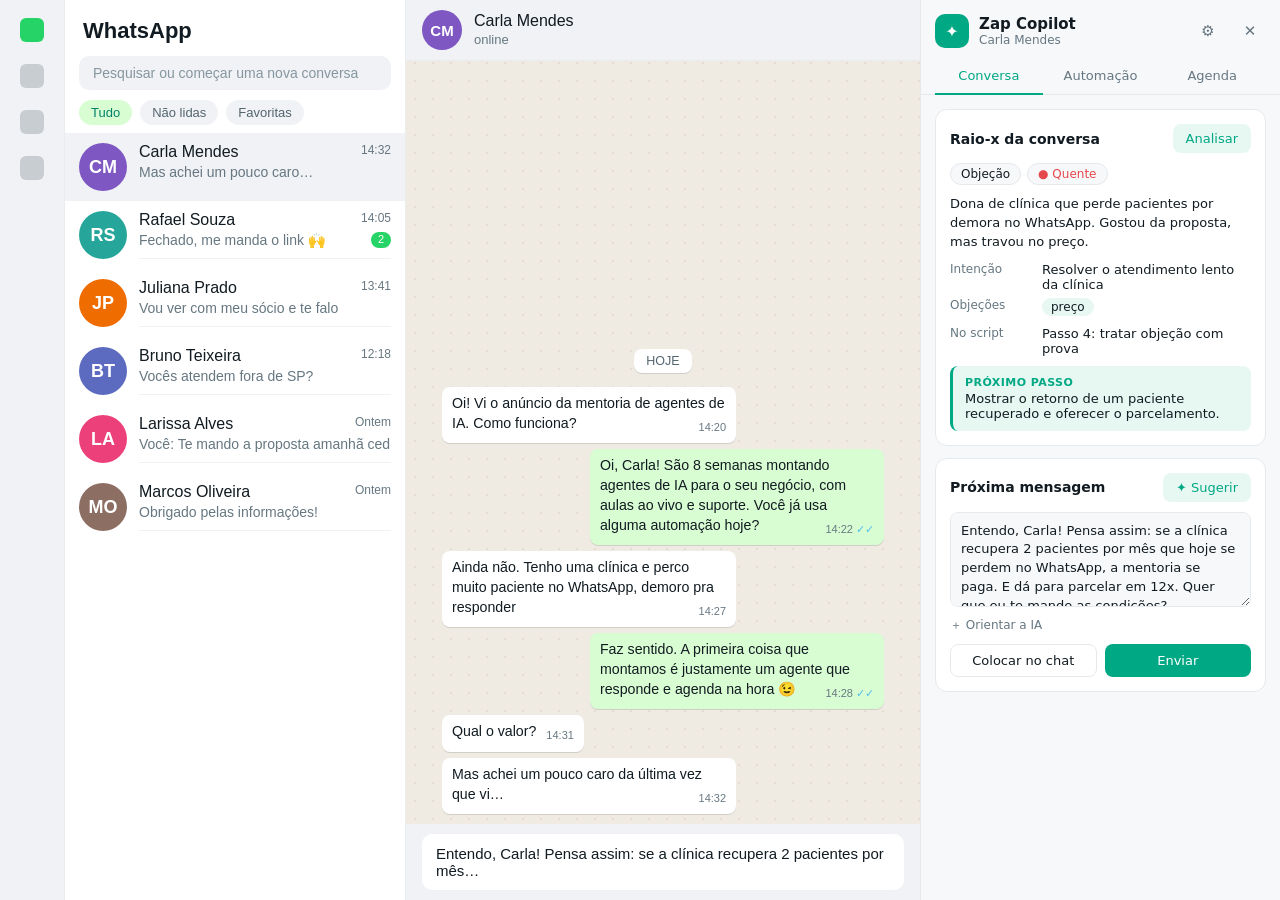
<file: scripts/shots/demo.html>
<!doctype html>
<html lang="pt-BR">
<head>
<meta charset="utf-8" />
<title>Zap Copilot demo</title>
<link rel="stylesheet" href="../../src/panel.css" />
<style>
  /* Réplica simplificada do WhatsApp Web (tema claro) só para os prints. Conversa fictícia. */
  html, body { margin: 0; height: 100%; font-family: "Segoe UI", Roboto, Helvetica, Arial, sans-serif; }
  body { background: #eae6df; overflow: hidden; }
  #app { position: absolute; inset: 0; display: flex; }
  .rail { width: 64px; background: #f0f2f5; border-right: 1px solid #e9edef; display: flex; flex-direction: column; align-items: center; gap: 22px; padding-top: 18px; }
  .rail i { width: 24px; height: 24px; border-radius: 6px; background: #c8cdd1; display: block; }
  .rail i.on { background: #25d366; }
  .side { width: 340px; background: #fff; border-right: 1px solid #e9edef; display: flex; flex-direction: column; }
  .side h1 { font-size: 22px; margin: 18px 18px 12px; color: #111b21; font-weight: 700; }
  .search { margin: 0 14px 10px; background: #f0f2f5; border-radius: 10px; padding: 9px 14px; color: #8696a0; font-size: 14px; }
  .chips { display: flex; gap: 8px; margin: 0 14px 8px; }
  .chips span { font-size: 13px; padding: 5px 12px; border-radius: 99px; background: #f0f2f5; color: #54656f; }
  .chips span.on { background: #d9fdd3; color: #008069; }
  .chat { display: flex; gap: 12px; padding: 10px 14px; align-items: center; }
  .chat.on { background: #f0f2f5; }
  .av { width: 48px; height: 48px; border-radius: 50%; flex: none; display: grid; place-items: center; color: #fff; font-weight: 600; font-size: 18px; }
  .chat div { flex: 1; min-width: 0; border-bottom: 1px solid #f0f2f5; padding-bottom: 10px; }
  .chat b { font-weight: 500; color: #111b21; font-size: 16px; display: flex; justify-content: space-between; }
  .chat b small { font-weight: 400; color: #667781; font-size: 12px; }
  .chat p { margin: 3px 0 0; color: #667781; font-size: 14px; white-space: nowrap; overflow: hidden; text-overflow: ellipsis; display: flex; justify-content: space-between; gap: 6px; }
  .chat em { font-style: normal; background: #25d366; color: #fff; border-radius: 99px; font-size: 11px; padding: 1px 7px; }
  .main { flex: 1; display: flex; flex-direction: column; min-width: 0;
    background: #efeae2 radial-gradient(#e4ddd3 1px, transparent 1px) 0 0/18px 18px; }
  .head { background: #f0f2f5; padding: 10px 16px; display: flex; align-items: center; gap: 12px; border-bottom: 1px solid #e9edef; }
  .head .av { width: 40px; height: 40px; font-size: 15px; }
  .head b { font-weight: 500; color: #111b21; display: block; }
  .head small { color: #667781; font-size: 13px; }
  .msgs { flex: 1; padding: 22px 7% 10px; display: flex; flex-direction: column; gap: 6px; overflow: hidden; justify-content: flex-end; }
  .day { align-self: center; background: #fff; color: #54656f; font-size: 12.5px; padding: 5px 12px; border-radius: 8px; margin: 8px 0; box-shadow: 0 1px .5px rgba(11,20,26,.13); }
  .m { max-width: 62%; padding: 7px 10px 8px; border-radius: 8px; font-size: 14.2px; line-height: 1.4; color: #111b21; box-shadow: 0 1px .5px rgba(11,20,26,.13); position: relative; }
  .m small { color: #667781; font-size: 11px; margin-left: 10px; float: right; margin-top: 6px; }
  .in { align-self: flex-start; background: #fff; }
  .out { align-self: flex-end; background: #d9fdd3; }
  .out small::after { content: " ✓✓"; color: #53bdeb; }
  .composer { background: #f0f2f5; padding: 10px 16px; display: flex; gap: 12px; align-items: center; }
  .composer div { flex: 1; background: #fff; border-radius: 10px; padding: 11px 14px; color: #8696a0; font-size: 15px; }
  .composer div.typed { color: #111b21; }
</style>
</head>
<body class="zc-open">
<div id="app">
  <div class="rail"><i class="on"></i><i></i><i></i><i></i></div>
  <div class="side">
    <h1>WhatsApp</h1>
    <div class="search">Pesquisar ou começar uma nova conversa</div>
    <div class="chips"><span class="on">Tudo</span><span>Não lidas</span><span>Favoritas</span></div>
    <div class="chat on"><span class="av" style="background:#7e57c2">CM</span><div><b>Carla Mendes <small>14:32</small></b><p>Mas achei um pouco caro…</p></div></div>
    <div class="chat"><span class="av" style="background:#26a69a">RS</span><div><b>Rafael Souza <small>14:05</small></b><p>Fechado, me manda o link 🙌 <em>2</em></p></div></div>
    <div class="chat"><span class="av" style="background:#ef6c00">JP</span><div><b>Juliana Prado <small>13:41</small></b><p>Vou ver com meu sócio e te falo</p></div></div>
    <div class="chat"><span class="av" style="background:#5c6bc0">BT</span><div><b>Bruno Teixeira <small>12:18</small></b><p>Vocês atendem fora de SP?</p></div></div>
    <div class="chat"><span class="av" style="background:#ec407a">LA</span><div><b>Larissa Alves <small>Ontem</small></b><p>Você: Te mando a proposta amanhã cedo</p></div></div>
    <div class="chat"><span class="av" style="background:#8d6e63">MO</span><div><b>Marcos Oliveira <small>Ontem</small></b><p>Obrigado pelas informações!</p></div></div>
  </div>
  <div class="main">
    <div class="head"><span class="av" style="background:#7e57c2">CM</span><div><b>Carla Mendes</b><small>online</small></div></div>
    <div class="msgs">
      <div class="day">HOJE</div>
      <div class="m in">Oi! Vi o anúncio da mentoria de agentes de IA. Como funciona?<small>14:20</small></div>
      <div class="m out">Oi, Carla! São 8 semanas montando agentes de IA para o seu negócio, com aulas ao vivo e suporte. Você já usa alguma automação hoje?<small>14:22</small></div>
      <div class="m in">Ainda não. Tenho uma clínica e perco muito paciente no WhatsApp, demoro pra responder<small>14:27</small></div>
      <div class="m out">Faz sentido. A primeira coisa que montamos é justamente um agente que responde e agenda na hora 😉<small>14:28</small></div>
      <div class="m in">Qual o valor?<small>14:31</small></div>
      <div class="m in">Mas achei um pouco caro da última vez que vi…<small>14:32</small></div>
    </div>
    <div class="composer"><div id="composer">Digite uma mensagem</div></div>
  </div>
</div>

<div id="zc-root">
  <div id="zc-toast" class="zc-hidden">
    <p><b>Cadência 1/3</b> · Carla Mendes</p>
    <blockquote>Oi, Carla! Conseguiu pensar na mentoria? Se o valor for o ponto, posso te mostrar a opção parcelada.</blockquote>
    <div class="zc-row"><span>Enviando em <b>14</b>s</span><button id="zc-cancel">Cancelar</button><button id="zc-now">Enviar já</button></div>
  </div>
  <aside id="zc-panel">
    <header class="zc-head">
      <span class="zc-logo">✦</span>
      <div class="zc-title"><strong>Zap Copilot</strong><span id="zc-chat">Carla Mendes</span></div>
      <button class="zc-icon">⚙</button><button class="zc-icon">✕</button>
    </header>
    <nav class="zc-tabs">
      <button data-tab="conversa">Conversa</button>
      <button data-tab="auto">Automação</button>
      <button data-tab="agenda">Agenda</button>
    </nav>
    <div class="zc-body">
      <div class="zc-pane" data-pane="conversa">
        <div class="zc-card">
          <div class="zc-card-head"><h3>Raio-x da conversa</h3><button class="zc-btn zc-soft">Analisar</button></div>
          <div id="zc-analysis">
            <div class="zc-tags"><span class="zc-tag">Objeção</span><span class="zc-tag zc-temp zc-quente">● quente</span></div>
            <p class="zc-summary">Dona de clínica que perde pacientes por demora no WhatsApp. Gostou da proposta, mas travou no preço.</p>
            <dl class="zc-facts">
              <dt>Intenção</dt><dd>Resolver o atendimento lento da clínica</dd>
              <dt>Objeções</dt><dd><span class="zc-chip">preço</span></dd>
              <dt>No script</dt><dd>Passo 4: tratar objeção com prova</dd>
            </dl>
            <div class="zc-next"><b>Próximo passo</b>Mostrar o retorno de um paciente recuperado e oferecer o parcelamento.</div>
          </div>
        </div>
        <div class="zc-card">
          <div class="zc-card-head"><h3>Próxima mensagem</h3><button class="zc-btn zc-soft">✦ Sugerir</button></div>
          <textarea id="zc-reply" rows="4">Entendo, Carla! Pensa assim: se a clínica recupera 2 pacientes por mês que hoje se perdem no WhatsApp, a mentoria se paga. E dá para parcelar em 12x. Quer que eu te mande as condições?</textarea>
          <details class="zc-more"><summary>Orientar a IA</summary></details>
          <div class="zc-actions"><button class="zc-btn zc-ghost">Colocar no chat</button><button class="zc-btn zc-primary">Enviar</button></div>
        </div>
      </div>

      <div class="zc-pane" data-pane="auto">
        <div class="zc-card zc-toggle-row">
          <div><h3>Responder sozinho</h3><p>A IA responde às mensagens novas desta conversa, mesmo se ela estiver fechada. Você tem alguns segundos para cancelar.</p></div>
          <label class="zc-switch"><input type="checkbox" checked /><span></span></label>
        </div>
        <div class="zc-card zc-toggle-row">
          <div><h3>Follow-up se o lead sumir</h3><p>Manda 3 follow-up(s) se ele não responder: 5 min → 10 min → 15 min. Próximo (1/3) em 4 min.</p><button class="zc-link">Editar passos</button></div>
          <label class="zc-switch"><input type="checkbox" checked /><span></span></label>
        </div>
        <div class="zc-card">
          <h3>Automação ligada em</h3>
          <ul class="zc-list">
            <li class="zc-auto-item"><b>Carla Mendes</b><span><span class="zc-chip">Responde <button>✕</button></span><span class="zc-chip">Follow-up <button>✕</button></span></span></li>
            <li class="zc-auto-item"><b>Juliana Prado</b><span><span class="zc-chip">Follow-up <button>✕</button></span></span></li>
            <li class="zc-auto-item"><b>Bruno Teixeira</b><span><span class="zc-chip">Responde <button>✕</button></span></span></li>
          </ul>
        </div>
      </div>

      <div class="zc-pane" data-pane="agenda">
        <button class="zc-btn zc-primary zc-block">✦ Agendar follow-up desta conversa</button>
        <div class="zc-card zc-draft">
          <h3>Sugestão da IA</h3>
          <p class="zc-muted">Ela disse que ia pensar no valor; amanhã cedo, antes da agenda da clínica, é o melhor momento para retomar.</p>
          <label>Quando</label>
          <input type="datetime-local" value="2026-11-10T08:30" />
          <label>Mensagem</label>
          <textarea rows="3">Bom dia, Carla! Separei um caso de uma clínica parecida com a sua que recuperou 9 pacientes no 1º mês. Posso te mandar?</textarea>
          <div class="zc-actions"><button class="zc-btn zc-ghost">Descartar</button><button class="zc-btn zc-primary">Aprovar</button></div>
        </div>
        <h4 class="zc-section">Próximos</h4>
        <ul class="zc-list">
          <li class="zc-item"><div class="zc-item-top"><b>Juliana Prado</b><span>em 3h05 · ter., 10/11, 17:00</span></div><p>Oi, Juliana! Conseguiu conversar com seu sócio? Posso ajudar a tirar alguma dúvida dele.</p><div class="zc-item-actions"><button class="zc-link">Abrir conversa</button><button class="zc-link zc-danger">Cancelar</button></div></li>
        </ul>
        <h4 class="zc-section">Já enviados</h4>
        <ul class="zc-list">
          <li class="zc-item zc-done"><div class="zc-item-top"><b>Larissa Alves</b><span class="zc-outcome zc-ok">enviado</span></div><p>Bom dia, Larissa! Segue a proposta que combinamos ontem.</p></li>
        </ul>
      </div>
    </div>
  </aside>
</div>
<script>
  const view = new URLSearchParams(location.search).get("view") || "conversa";
  document.querySelectorAll(".zc-tabs button").forEach((b) => b.classList.toggle("zc-on", b.dataset.tab === view || (view === "toast" && b.dataset.tab === "auto")));
  document.querySelectorAll(".zc-pane").forEach((p) => (p.hidden = !(p.dataset.pane === view || (view === "toast" && p.dataset.pane === "auto"))));
  if (view === "toast") document.querySelector("#zc-toast").classList.remove("zc-hidden");
  if (view === "conversa") {
    const c = document.querySelector("#composer");
    c.textContent = "Entendo, Carla! Pensa assim: se a clínica recupera 2 pacientes por mês…";
    c.classList.add("typed");
  }
</script>
</body>
</html>
</file>
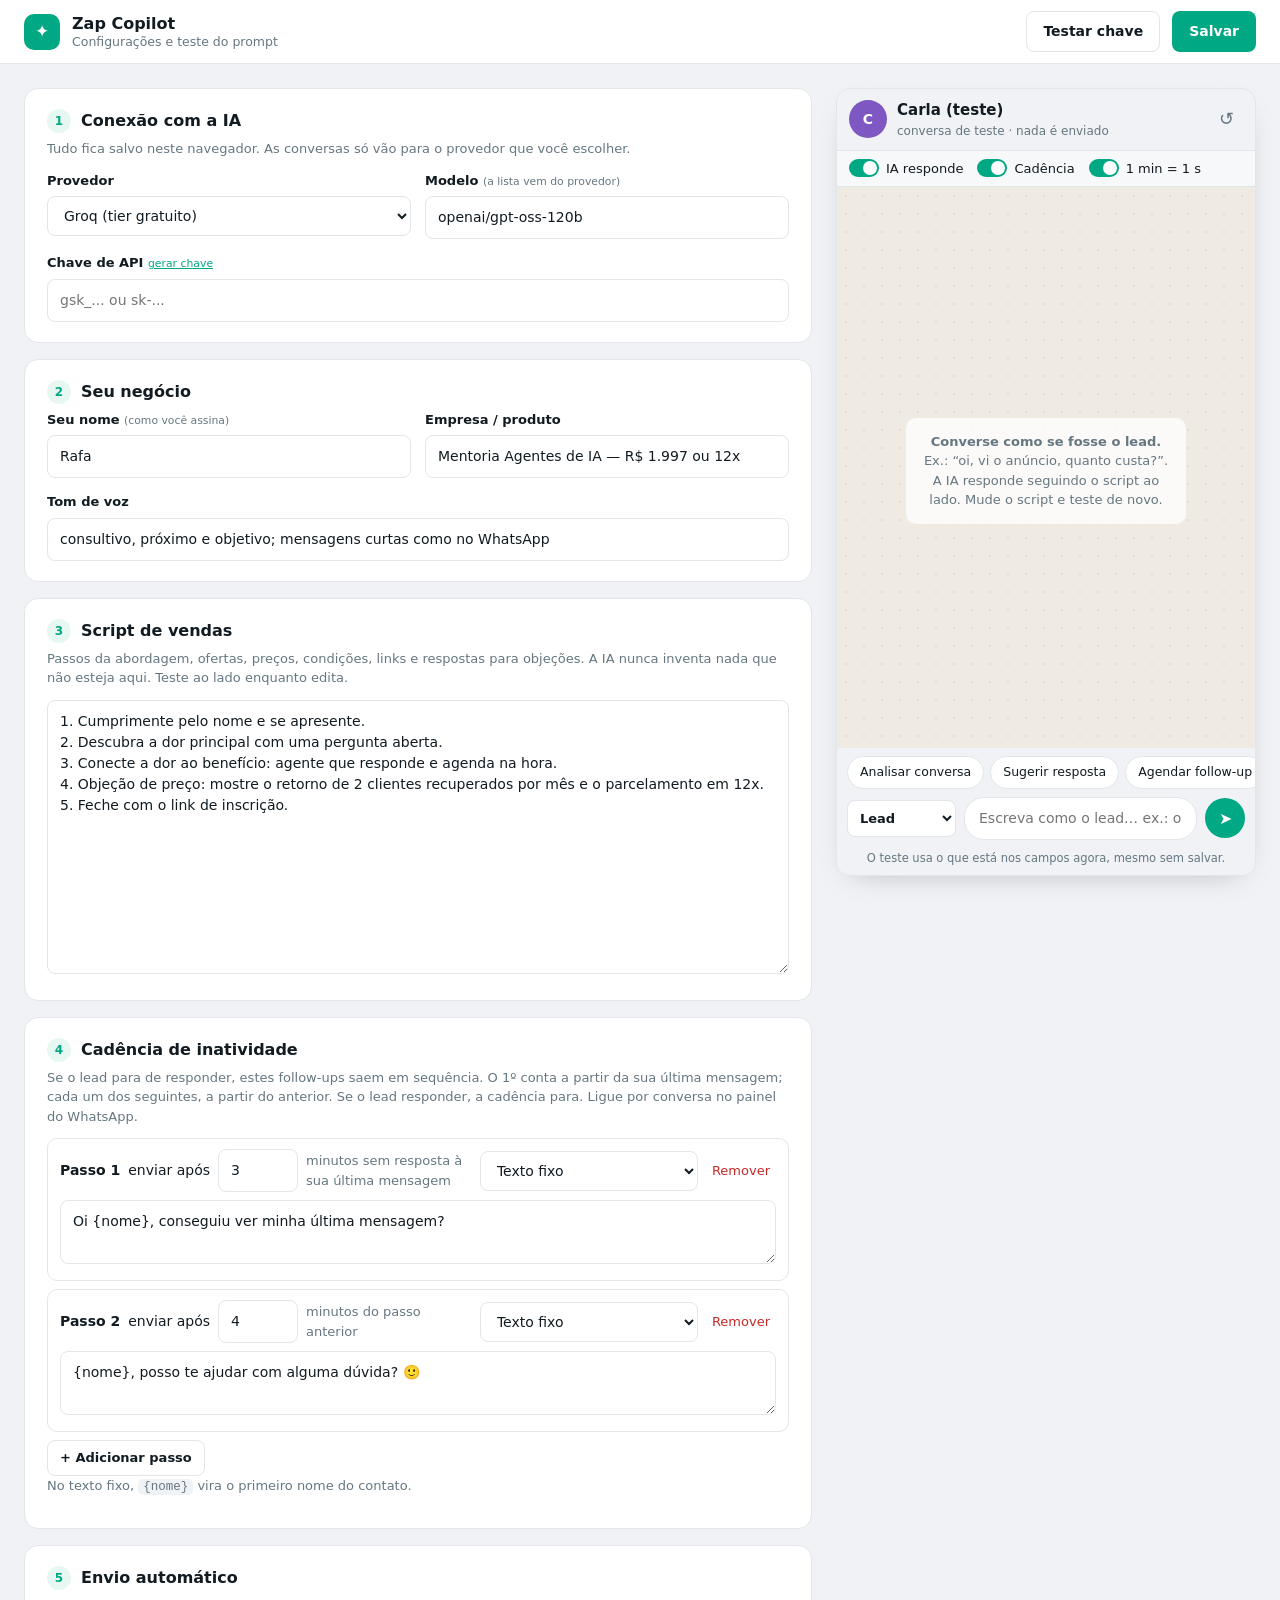
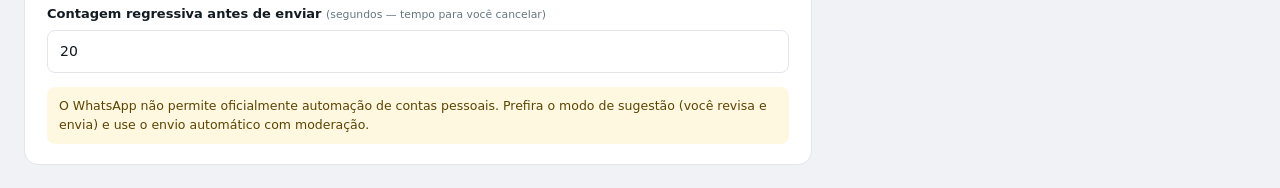
<file: scripts/shots/options-demo.html>
<!doctype html>
<html lang="pt-BR">
<head>
  <meta charset="utf-8" />
  <title>Zap Copilot — Configurações</title>
  <link rel="stylesheet" href="../../src/options.css" />
</head>
<body>
<header class="bar">
  <span class="logo">✦</span>
  <div class="bar-title"><strong>Zap Copilot</strong><span>Configurações e teste do prompt</span></div>
  <span id="msg"></span>
  <button id="test" class="btn ghost">Testar chave</button>
  <button id="save" class="btn primary">Salvar</button>
</header>

<div class="layout">
  <!-- ---------------- Coluna de configurações ---------------- -->
  <main class="settings">
    <section class="card">
      <h2><span class="n">1</span> Conexão com a IA</h2>
      <p class="help">Tudo fica salvo neste navegador. As conversas só vão para o provedor que você escolher.</p>
      <div class="row">
        <div>
          <label for="provider">Provedor</label>
          <select id="provider"></select>
        </div>
        <div>
          <label for="model">Modelo <small>(a lista vem do provedor)</small></label>
          <input id="model" list="models" />
          <datalist id="models"></datalist>
        </div>
      </div>
      <label for="apiKey">Chave de API <small><a id="keyLink" target="_blank" rel="noopener">gerar chave</a></small></label>
      <input id="apiKey" type="password" autocomplete="off" placeholder="gsk_... ou sk-..." />
    </section>

    <section class="card">
      <h2><span class="n">2</span> Seu negócio</h2>
      <div class="row">
        <div>
          <label for="sellerName">Seu nome <small>(como você assina)</small></label>
          <input id="sellerName" placeholder="ex.: Guilherme" />
        </div>
        <div>
          <label for="businessName">Empresa / produto</label>
          <input id="businessName" placeholder="ex.: Mentoria X — R$ 997" />
        </div>
      </div>
      <label for="tone">Tom de voz</label>
      <input id="tone" />
    </section>

    <section class="card grow">
      <h2><span class="n">3</span> Script de vendas</h2>
      <p class="help">Passos da abordagem, ofertas, preços, condições, links e respostas para objeções. A IA nunca inventa nada que não esteja aqui. Teste ao lado enquanto edita.</p>
      <textarea id="salesScript" rows="12"></textarea>
    </section>

    <section class="card">
      <h2><span class="n">4</span> Cadência de inatividade</h2>
      <p class="help">Se o lead para de responder, estes follow-ups saem em sequência. O 1º conta a partir da sua última mensagem; cada um dos seguintes, a partir do anterior. Se o lead responder, a cadência para. Ligue por conversa no painel do WhatsApp.</p>
      <div id="cadence"></div>
      <button id="addStep" type="button" class="btn ghost small">+ Adicionar passo</button>
      <p class="help">No texto fixo, <code>{nome}</code> vira o primeiro nome do contato.</p>
    </section>

    <section class="card">
      <h2><span class="n">5</span> Envio automático</h2>
      <label for="autoSendDelaySec">Contagem regressiva antes de enviar <small>(segundos — tempo para você cancelar)</small></label>
      <input id="autoSendDelaySec" type="number" min="3" max="600" />
      <p class="note">O WhatsApp não permite oficialmente automação de contas pessoais. Prefira o modo de sugestão (você revisa e envia) e use o envio automático com moderação.</p>
    </section>
  </main>

  <!-- ---------------- Chat de teste ---------------- -->
  <aside class="tester">
    <div class="tc-head">
      <span class="tc-av" id="tc-av">C</span>
      <div class="tc-who">
        <input id="tc-lead" value="Carla (teste)" title="Nome do lead de teste" />
        <span>conversa de teste · nada é enviado</span>
      </div>
      <button id="tc-reset" class="tc-icon" title="Recomeçar teste">↺</button>
    </div>

    <div class="tc-tools">
      <label class="tc-toggle" title="A IA responde como vendedor sempre que o lead manda mensagem"><input type="checkbox" id="tc-auto" checked /><span></span>IA responde</label>
      <label class="tc-toggle" title="Simula a cadência de inatividade configurada à esquerda"><input type="checkbox" id="tc-cadence" checked /><span></span>Cadência</label>
      <label class="tc-toggle" title="Cada minuto da cadência e dos follow-ups vira 1 segundo"><input type="checkbox" id="tc-fast" checked /><span></span>1 min = 1 s</label>
    </div>

    <div class="tc-msgs" id="tc-msgs"></div>
    <div class="tc-timer" id="tc-timer" hidden></div>

    <div class="tc-actions">
      <button id="tc-analyze" class="chip-btn">Analisar conversa</button>
      <button id="tc-suggest" class="chip-btn">Sugerir resposta</button>
      <button id="tc-followup" class="chip-btn">Agendar follow-up</button>
    </div>
    <div class="tc-compose">
      <select id="tc-as" title="Quem está escrevendo">
        <option value="lead">Lead</option>
        <option value="me">Vendedor</option>
      </select>
      <input id="tc-input" placeholder="Escreva como o lead… ex.: oi, quanto custa?" autocomplete="off" />
      <button id="tc-send" class="tc-send" title="Enviar">➤</button>
    </div>
    <p class="tc-hint">O teste usa o que está nos campos agora, mesmo sem salvar.</p>
  </aside>
</div>

<script>
  // ?seed: conversa fictícia de exemplo para o print.
  if (location.search.includes("seed")) {
    const sys = (h) => ({ kind: "sys", id: Math.random().toString(36), html: '<div class="sys">' + h + "</div>" });
    localStorage.setItem("zc-testchat", JSON.stringify({ cadence: { step: 0, anchorAt: null }, followup: null, messages: [
      { id: "1", fromMe: false, time: "14:20", text: "Oi! Vi o anúncio da mentoria. Quanto custa?" },
      { id: "2", fromMe: true, time: "14:20", tag: "IA", text: "Oi, Carla! Antes do valor, me conta: hoje você atende os clientes no WhatsApp sozinha ou tem equipe?" },
      { id: "3", fromMe: false, time: "14:22", text: "Sozinha, e perco muito cliente porque demoro pra responder" },
      { id: "4", fromMe: true, time: "14:22", tag: "IA", text: "Faz sentido. A mentoria resolve justamente isso: você monta um agente que responde e agenda na hora. São R$ 1.997 ou 12x." },
      { id: "5", fromMe: false, time: "14:25", text: "Achei um pouco caro…" },
      { id: "6", fromMe: true, time: "14:25", tag: "IA", text: "Entendo! Se o agente recuperar 2 clientes por mês que hoje você perde, ele se paga. E dá para parcelar em 12x. Quer o link?" },
      sys('<h4>Raio-x da conversa</h4><div class="tags"><span>objeção</span><span>● quente</span></div><p>Lead com dor clara (demora no atendimento) travou no preço; a resposta usou o argumento de retorno do passo 4.</p><p><b>Próximo passo:</b> enviar o link de inscrição se ela topar.</p>')
    ] }));
  }
</script>
<script>
  // API do Chrome simulada (dados fictícios, sem chave).
  const demo = { settings: { provider: "groq", model: "openai/gpt-oss-120b", apiKey: "",
    sellerName: "Rafa", businessName: "Mentoria Agentes de IA — R$ 1.997 ou 12x",
    salesScript: "1. Cumprimente pelo nome e se apresente.\n2. Descubra a dor principal com uma pergunta aberta.\n3. Conecte a dor ao benefício: agente que responde e agenda na hora.\n4. Objeção de preço: mostre o retorno de 2 clientes recuperados por mês e o parcelamento em 12x.\n5. Feche com o link de inscrição.",
    tone: "consultivo, próximo e objetivo; mensagens curtas como no WhatsApp", autoSendDelaySec: 20,
    cadence: [ { minutes: 3, mode: "fixed", text: "Oi {nome}, conseguiu ver minha última mensagem?" }, { minutes: 4, mode: "fixed", text: "{nome}, posso te ajudar com alguma dúvida? 🙂" } ] } };
  window.chrome = { storage: { local: { get: async () => demo, set: async () => {} } }, runtime: { sendMessage: () => {} } };
</script>
<script type="module" src="../../src/options.js"></script>
</body>
</html>
</file>
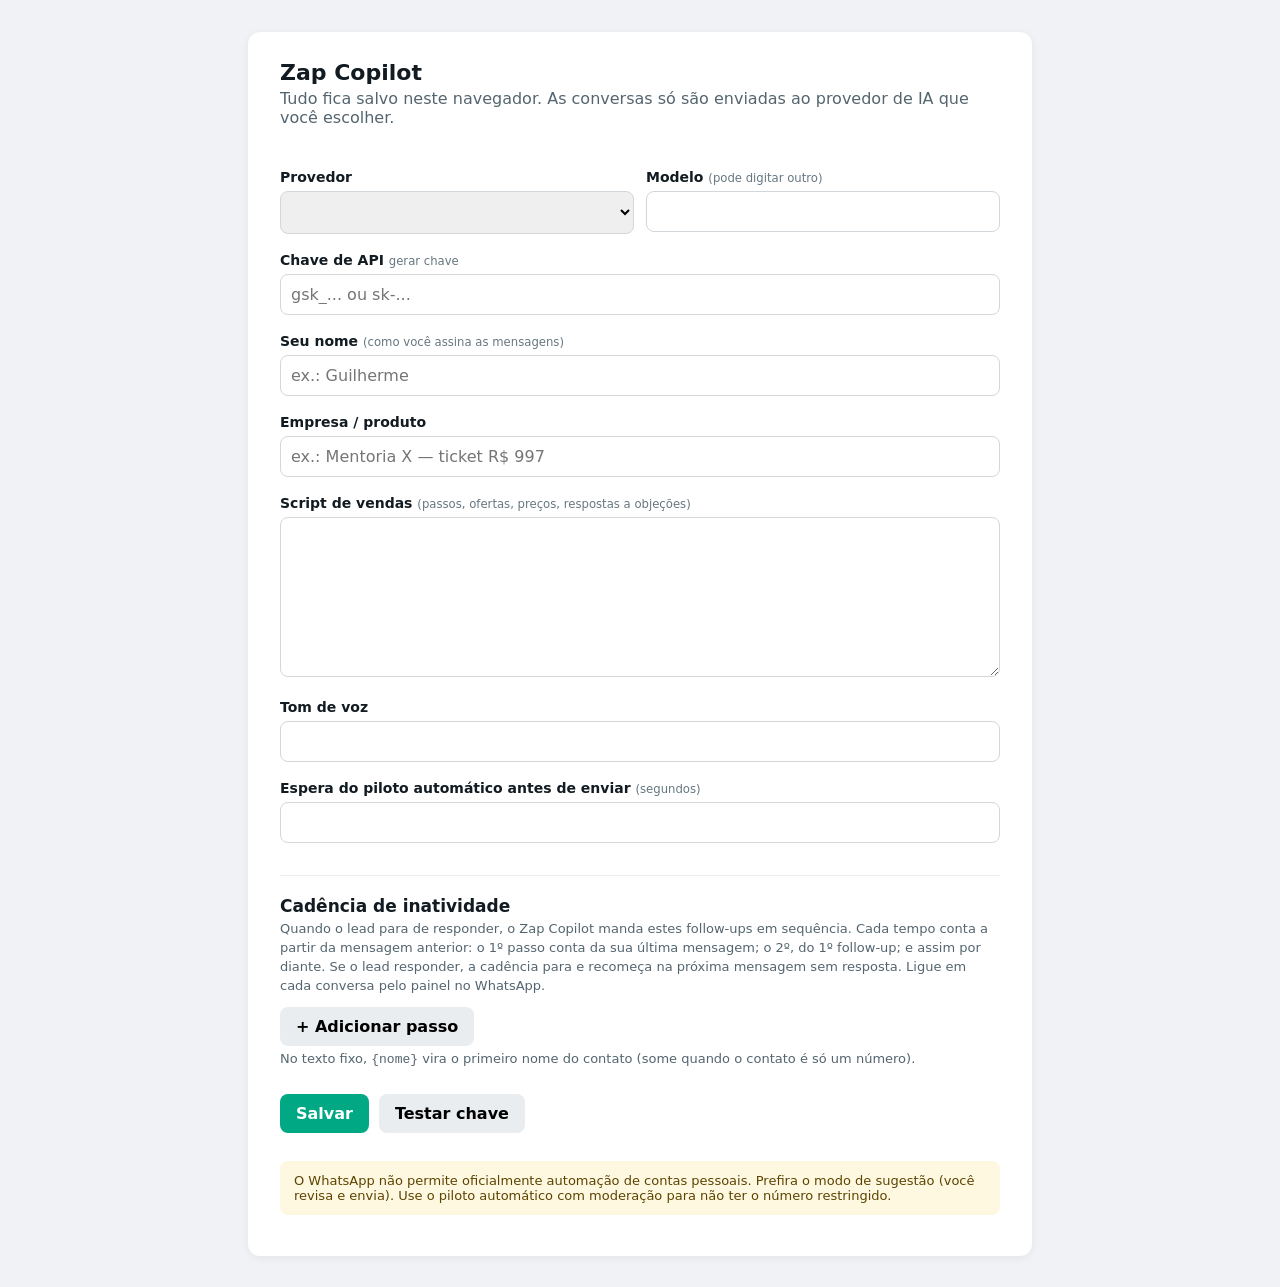
<file: site/shots-src/options-demo.html>
<!doctype html>
<html lang="pt-BR">
<head>
  <meta charset="utf-8" />
  <title>Zap Copilot — Configurações</title>
  <style>
    body { font-family: system-ui, -apple-system, Segoe UI, sans-serif; background: #f0f2f5; color: #111b21; margin: 0; }
    main { max-width: 720px; margin: 32px auto; background: #fff; border-radius: 12px; padding: 28px 32px; box-shadow: 0 2px 10px rgba(0,0,0,.06); }
    h1 { margin: 0 0 4px; font-size: 22px; }
    p.sub { margin: 0 0 24px; color: #54656f; }
    label { display: block; font-weight: 600; margin: 18px 0 6px; font-size: 14px; }
    small { color: #667781; font-weight: 400; }
    input, select, textarea { width: 100%; box-sizing: border-box; padding: 10px; border: 1px solid #d1d7db; border-radius: 8px; font: inherit; }
    textarea { min-height: 160px; }
    .row { display: flex; gap: 12px; } .row > div { flex: 1; }
    .actions { display: flex; gap: 10px; margin-top: 24px; align-items: center; }
    button { padding: 10px 16px; border: 0; border-radius: 8px; cursor: pointer; font: inherit; font-weight: 600; }
    #save { background: #00a884; color: #fff; } #test { background: #e9edef; }
    #msg { color: #54656f; } #msg.err { color: #b3261e; }
    h2 { font-size: 17px; margin: 32px 0 4px; padding-top: 20px; border-top: 1px solid #e9edef; }
    .help { color: #54656f; font-size: 13px; margin: 4px 0 12px; line-height: 1.45; }
    .step { border: 1px solid #d1d7db; border-radius: 10px; padding: 12px; margin-bottom: 10px; }
    .step-head { display: flex; gap: 10px; align-items: center; flex-wrap: wrap; }
    .step-head b { min-width: 64px; }
    .step-head input[type=number] { width: 90px; }
    .step-head select { width: auto; }
    .step-head .grow { flex: 1; }
    .step textarea { min-height: 70px; margin-top: 10px; }
    .step .remove { background: none; color: #b3261e; padding: 6px 8px; }
    button.ghost { background: #e9edef; }
    .note { margin-top: 28px; padding: 12px 14px; background: #fff8e1; border-radius: 8px; font-size: 13px; color: #5c4400; }
  </style>
</head>
<body>
<main>
  <h1>Zap Copilot</h1>
  <p class="sub">Tudo fica salvo neste navegador. As conversas só são enviadas ao provedor de IA que você escolher.</p>

  <div class="row">
    <div>
      <label for="provider">Provedor</label>
      <select id="provider"></select>
    </div>
    <div>
      <label for="model">Modelo <small>(pode digitar outro)</small></label>
      <input id="model" list="models" />
      <datalist id="models"></datalist>
    </div>
  </div>

  <label for="apiKey">Chave de API <small><a id="keyLink" target="_blank" rel="noopener">gerar chave</a></small></label>
  <input id="apiKey" type="password" autocomplete="off" placeholder="gsk_... ou sk-..." />

  <label for="sellerName">Seu nome <small>(como você assina as mensagens)</small></label>
  <input id="sellerName" placeholder="ex.: Guilherme" />

  <label for="businessName">Empresa / produto</label>
  <input id="businessName" placeholder="ex.: Mentoria X — ticket R$ 997" />

  <label for="salesScript">Script de vendas <small>(passos, ofertas, preços, respostas a objeções)</small></label>
  <textarea id="salesScript"></textarea>

  <label for="tone">Tom de voz</label>
  <input id="tone" />

  <label for="autoSendDelaySec">Espera do piloto automático antes de enviar <small>(segundos)</small></label>
  <input id="autoSendDelaySec" type="number" min="3" max="600" />

  <h2>Cadência de inatividade</h2>
  <p class="help">Quando o lead para de responder, o Zap Copilot manda estes follow-ups em sequência. Cada tempo conta a partir da mensagem anterior: o 1º passo conta da sua última mensagem; o 2º, do 1º follow-up; e assim por diante. Se o lead responder, a cadência para e recomeça na próxima mensagem sem resposta. Ligue em cada conversa pelo painel no WhatsApp.</p>
  <div id="cadence"></div>
  <button id="addStep" type="button" class="ghost">+ Adicionar passo</button>
  <p class="help">No texto fixo, <code>{nome}</code> vira o primeiro nome do contato (some quando o contato é só um número).</p>

  <div class="actions">
    <button id="save">Salvar</button>
    <button id="test">Testar chave</button>
    <span id="msg"></span>
  </div>

  <p class="note">O WhatsApp não permite oficialmente automação de contas pessoais. Prefira o modo de sugestão (você revisa e envia). Use o piloto automático com moderação para não ter o número restringido.</p>
</main>
<script>
  // API do Chrome simulada só para o print (dados fictícios).
  const demo = { settings: { provider: "groq", model: "openai/gpt-oss-120b", apiKey: "gsk_demo_000000000000000000000000",
    sellerName: "Rafa", businessName: "Mentoria Agentes de IA — R$ 1.997 ou 12x",
    salesScript: "1. Cumprimente pelo nome e se apresente.\n2. Descubra a dor principal com uma pergunta aberta.\n3. Conecte a dor ao benefício: agente que responde e agenda na hora.\n4. Objeção de preço: mostre o retorno de 2 clientes recuperados por mês e o parcelamento em 12x.\n5. Feche com o link de inscrição.",
    tone: "consultivo, próximo e objetivo; mensagens curtas como no WhatsApp", autoSendDelaySec: 20,
    cadence: [ { minutes: 5, mode: "ai", text: "" }, { minutes: 60, mode: "fixed", text: "Oi {nome}, conseguiu ver minha última mensagem? Fico à disposição 🙂" }, { minutes: 1440, mode: "ai", text: "" } ] } };
  window.chrome = { storage: { local: { get: async () => demo, set: async () => {} } }, runtime: { sendMessage: () => {} } };
</script>
<script type="module" src="../../src/options.js"></script>
</body>
</html>
</file>
<file: src/options.css>
:root {
  --bg: #f0f2f5;
  --surface: #ffffff;
  --line: #e2e6ea;
  --text: #111b21;
  --muted: #667781;
  --accent: #00a884;
  --accent-soft: #e7f8f3;
  --danger: #c62828;
  --wa-bg: #efeae2;
  --wa-in: #ffffff;
  --wa-out: #d9fdd3;
}
* { box-sizing: border-box; }
html, body { height: 100%; }
body { margin: 0; background: var(--bg); color: var(--text); font: 14px/1.5 "Segoe UI", Roboto, system-ui, -apple-system, sans-serif; }
a { color: var(--accent); }
code { background: var(--bg); border-radius: 5px; padding: 1px 5px; font-size: 12.5px; }

/* ---------- Barra superior ---------- */
.bar { position: sticky; top: 0; z-index: 5; height: 64px; display: flex; align-items: center; gap: 12px; padding: 0 24px; background: var(--surface); border-bottom: 1px solid var(--line); }
.logo { width: 36px; height: 36px; border-radius: 10px; display: grid; place-items: center; background: var(--accent); color: #fff; font-size: 17px; }
.bar-title { display: flex; flex-direction: column; line-height: 1.25; margin-right: auto; }
.bar-title strong { font-size: 16px; }
.bar-title span { color: var(--muted); font-size: 12.5px; }
#msg { color: var(--muted); font-size: 13px; max-width: 420px; text-align: right; }
#msg.err { color: var(--danger); }
#msg.ok { color: var(--accent); }

.btn { border: 1px solid transparent; border-radius: 8px; padding: 9px 16px; font: inherit; font-weight: 600; cursor: pointer; }
.btn.primary { background: var(--accent); color: #fff; }
.btn.primary.dirty { box-shadow: 0 0 0 3px var(--accent-soft); }
.btn.ghost { background: transparent; border-color: var(--line); color: var(--text); }
.btn.ghost:hover { background: var(--bg); }
.btn.small { padding: 7px 12px; font-size: 13px; }

/* ---------- Layout ---------- */
.layout { display: grid; grid-template-columns: minmax(0, 1fr) 420px; gap: 24px; max-width: 1320px; margin: 0 auto; padding: 24px; align-items: start; }
.settings { display: flex; flex-direction: column; gap: 16px; min-width: 0; }
.card { background: var(--surface); border: 1px solid var(--line); border-radius: 14px; padding: 20px 22px; }
.card h2 { display: flex; align-items: center; gap: 10px; margin: 0 0 6px; font-size: 16px; }
.card h2 .n { width: 24px; height: 24px; border-radius: 50%; display: grid; place-items: center; background: var(--accent-soft); color: var(--accent); font-size: 12px; }
.help { margin: 0 0 12px; color: var(--muted); font-size: 13px; }
label { display: block; font-weight: 600; font-size: 13px; margin: 14px 0 6px; }
label small { font-weight: 400; color: var(--muted); }
input, select, textarea { width: 100%; padding: 10px 12px; border: 1px solid var(--line); border-radius: 8px; font: inherit; background: var(--surface); color: var(--text); outline: none; }
input:focus, select:focus, textarea:focus { border-color: var(--accent); box-shadow: 0 0 0 3px var(--accent-soft); }
textarea { resize: vertical; line-height: 1.5; }
.row { display: grid; grid-template-columns: 1fr 1fr; gap: 14px; }
.row label { margin-top: 0; }
.note { margin: 14px 0 0; padding: 10px 12px; background: #fff8e1; border-radius: 8px; font-size: 12.5px; color: #5c4400; }

/* Cadência */
.step { border: 1px solid var(--line); border-radius: 10px; padding: 10px 12px; margin-bottom: 8px; }
.step-head { display: flex; gap: 8px; align-items: center; flex-wrap: wrap; }
.step-head b { min-width: 56px; }
.step-head input[type=number] { width: 80px; }
.step-head select { width: auto; }
.step-head .grow { flex: 1; color: var(--muted); font-size: 13px; }
.step textarea { margin-top: 8px; min-height: 60px; }
.step .remove { border: 0; background: none; color: var(--danger); cursor: pointer; font: inherit; font-size: 13px; }

/* ---------- Chat de teste ---------- */
.tester { position: sticky; top: 88px; height: calc(100vh - 112px); min-height: 560px; display: flex; flex-direction: column; border-radius: 14px; overflow: hidden; border: 1px solid var(--line); background: var(--wa-bg); box-shadow: 0 10px 30px -18px rgba(11, 20, 26, .35); }
.tc-head { display: flex; align-items: center; gap: 10px; padding: 10px 12px; background: #f0f2f5; border-bottom: 1px solid var(--line); }
.tc-av { width: 38px; height: 38px; border-radius: 50%; background: #7e57c2; color: #fff; display: grid; place-items: center; font-weight: 600; flex: none; }
.tc-who { flex: 1; min-width: 0; display: flex; flex-direction: column; }
.tc-who input { border: 0; background: transparent; padding: 0; font-weight: 600; font-size: 15px; box-shadow: none; }
.tc-who span { color: var(--muted); font-size: 12px; }
.tc-icon { width: 34px; height: 34px; border: 0; border-radius: 8px; background: transparent; font-size: 18px; color: var(--muted); cursor: pointer; }
.tc-icon:hover { background: var(--line); color: var(--text); }

.tc-tools { display: flex; gap: 14px; padding: 8px 12px; background: #f7f8fa; border-bottom: 1px solid var(--line); font-size: 12.5px; flex-wrap: wrap; }
.tc-toggle { display: inline-flex; align-items: center; gap: 7px; margin: 0; font-weight: 500; cursor: pointer; }
.tc-toggle input { display: none; }
.tc-toggle span { width: 30px; height: 18px; border-radius: 99px; background: #c9d0d5; position: relative; transition: background .2s; flex: none; }
.tc-toggle span::after { content: ""; position: absolute; top: 2px; left: 2px; width: 14px; height: 14px; border-radius: 50%; background: #fff; transition: transform .2s; }
.tc-toggle input:checked + span { background: var(--accent); }
.tc-toggle input:checked + span::after { transform: translateX(12px); }

.tc-msgs { flex: 1; overflow-y: auto; padding: 14px 14px 8px; display: flex; flex-direction: column; gap: 5px;
  background: var(--wa-bg) radial-gradient(#e4ddd3 1px, transparent 1px) 0 0/18px 18px; }
.tc-empty { margin: auto; text-align: center; color: var(--muted); font-size: 13px; max-width: 280px; background: rgba(255,255,255,.75); padding: 14px 16px; border-radius: 10px; }
.m { max-width: 82%; padding: 6px 9px 7px; border-radius: 8px; font-size: 14px; line-height: 1.4; box-shadow: 0 1px .5px rgba(11,20,26,.13); white-space: pre-wrap; word-wrap: break-word; }
.m.in { align-self: flex-start; background: var(--wa-in); }
.m.out { align-self: flex-end; background: var(--wa-out); }
.m .meta { display: flex; justify-content: flex-end; gap: 6px; align-items: center; margin-top: 2px; font-size: 10.5px; color: var(--muted); }
.m .tag { background: rgba(0,168,132,.14); color: #00775e; border-radius: 4px; padding: 0 5px; font-weight: 600; }
.typing { align-self: flex-end; background: var(--wa-out); border-radius: 8px; padding: 8px 12px; font-size: 13px; color: var(--muted); }
.sys { align-self: stretch; background: var(--surface); border: 1px solid var(--line); border-radius: 10px; padding: 10px 12px; font-size: 13px; margin: 6px 0; }
.sys h4 { margin: 0 0 6px; font-size: 12px; text-transform: uppercase; letter-spacing: .04em; color: var(--accent); }
.sys p { margin: 0 0 4px; }
.sys .tags { display: flex; gap: 6px; margin-bottom: 6px; }
.sys .tags span { border: 1px solid var(--line); border-radius: 99px; padding: 1px 8px; font-size: 12px; text-transform: capitalize; }
.sys .row2 { display: flex; gap: 8px; margin-top: 8px; }
.sys .row2 button { flex: 1; }
.sys textarea, .sys input { margin-top: 4px; font-size: 13px; padding: 7px 9px; }

.tc-timer { padding: 6px 12px; font-size: 12px; text-align: center; color: #00775e; background: #e7f8f3; border-top: 1px solid #cdeee3; }
.tc-actions { display: flex; gap: 6px; padding: 8px 10px 0; background: #f0f2f5; overflow-x: auto; }
.chip-btn { flex: none; border: 1px solid var(--line); background: var(--surface); border-radius: 99px; padding: 6px 12px; font: inherit; font-size: 12.5px; cursor: pointer; color: var(--text); }
.chip-btn:hover { border-color: var(--accent); color: var(--accent); }
.chip-btn:disabled { opacity: .5; cursor: progress; }
.tc-compose { display: flex; gap: 8px; align-items: center; padding: 8px 10px 10px; background: #f0f2f5; }
.tc-compose select { width: auto; padding: 9px 8px; font-size: 13px; font-weight: 600; }
.tc-compose input { flex: 1; border-radius: 20px; padding: 10px 14px; }
.tc-send { width: 40px; height: 40px; flex: none; border: 0; border-radius: 50%; background: var(--accent); color: #fff; font-size: 16px; cursor: pointer; }
.tc-hint { margin: 0; padding: 0 12px 8px; background: #f0f2f5; color: var(--muted); font-size: 11.5px; text-align: center; }
.tc-err { align-self: center; background: #fdecea; color: var(--danger); border-radius: 8px; padding: 6px 10px; font-size: 12.5px; }

@media (max-width: 1000px) {
  .layout { grid-template-columns: 1fr; }
  .tester { position: static; height: 640px; }
}
</file>
<file: src/panel.css>
/* Zap Copilot — painel lateral do WhatsApp Web. Segue o tema claro/escuro do próprio WhatsApp (body.dark). */
#zc-root {
  --zc-w: 360px;
  --zc-bg: #f7f8fa;
  --zc-surface: #ffffff;
  --zc-line: #e6e9ec;
  --zc-text: #111b21;
  --zc-muted: #667781;
  --zc-accent: #00a884;
  --zc-accent-ink: #ffffff;
  --zc-accent-soft: #e7f8f3;
  --zc-danger: #d93d3d;
  --zc-warn: #b26a00;
  --zc-shadow: 0 8px 28px rgba(11, 20, 26, 0.16);
  font-family: "Roboto Variable", Roboto, "Segoe UI", system-ui, -apple-system, sans-serif;
  color: var(--zc-text);
}
body.dark #zc-root {
  --zc-bg: #111b21;
  --zc-surface: #1b262d;
  --zc-line: #26343c;
  --zc-text: #e9edef;
  --zc-muted: #8696a0;
  --zc-accent-soft: #10302a;
  --zc-danger: #f15c6d;
  --zc-warn: #f2b84b;
  --zc-shadow: 0 8px 28px rgba(0, 0, 0, 0.5);
}

/* A conversa encolhe para o painel não cobrir as mensagens. */
body.zc-open #app { left: 0 !important; right: auto !important; width: calc(100vw - 360px) !important; max-width: none !important; }

#zc-root .zc-hidden { display: none !important; }
#zc-root button { font: inherit; cursor: pointer; }
#zc-root h3 { margin: 0; font-size: 14px; font-weight: 600; }
#zc-root p { margin: 0; line-height: 1.45; }

/* ---------- Botão flutuante ---------- */
#zc-toggle {
  position: fixed; right: 20px; bottom: 88px; z-index: 99999;
  width: 48px; height: 48px; border-radius: 50%; border: 0;
  background: var(--zc-accent); color: var(--zc-accent-ink); font-size: 20px;
  box-shadow: var(--zc-shadow); transition: transform .15s ease;
}
#zc-toggle:hover { transform: scale(1.06); }
body.zc-open #zc-toggle { display: none; }
#zc-badge {
  position: absolute; top: -4px; right: -4px; min-width: 20px; height: 20px; padding: 0 5px;
  border-radius: 10px; background: var(--zc-danger); color: #fff; font-size: 11px; line-height: 20px; font-weight: 700;
}

/* ---------- Painel ---------- */
#zc-panel {
  position: fixed; top: 0; right: 0; z-index: 99998;
  width: var(--zc-w); height: 100vh; box-sizing: border-box;
  display: flex; flex-direction: column;
  background: var(--zc-bg); border-left: 1px solid var(--zc-line);
  font-size: 13px;
}
#zc-panel *, #zc-toast * { box-sizing: border-box; }

.zc-head { display: flex; align-items: center; gap: 10px; padding: 14px 14px 10px; }
.zc-logo {
  width: 34px; height: 34px; border-radius: 10px; display: grid; place-items: center; flex: none;
  background: var(--zc-accent); color: var(--zc-accent-ink); font-size: 16px;
}
.zc-title { flex: 1; min-width: 0; display: flex; flex-direction: column; }
.zc-title strong { font-size: 15px; }
#zc-chat { color: var(--zc-muted); font-size: 12px; white-space: nowrap; overflow: hidden; text-overflow: ellipsis; }
#zc-panel .zc-icon {
  width: 32px; height: 32px; border: 0; border-radius: 8px; background: transparent; color: var(--zc-muted); font-size: 15px;
}
#zc-panel .zc-icon:hover { background: var(--zc-line); color: var(--zc-text); }

.zc-tabs { display: flex; gap: 4px; padding: 0 14px; border-bottom: 1px solid var(--zc-line); }
#zc-panel .zc-tabs button {
  flex: 1; padding: 10px 0; border: 0; background: none; color: var(--zc-muted); font-weight: 500;
  border-bottom: 2px solid transparent; margin-bottom: -1px;
}
#zc-panel .zc-tabs button.zc-on { color: var(--zc-accent); border-bottom-color: var(--zc-accent); }

.zc-body { flex: 1; overflow-y: auto; padding: 14px; }
.zc-pane { display: flex; flex-direction: column; gap: 12px; }
.zc-pane[hidden] { display: none; }

.zc-card {
  background: var(--zc-surface); border: 1px solid var(--zc-line); border-radius: 12px;
  padding: 14px; display: flex; flex-direction: column; gap: 10px;
}
.zc-card-head { display: flex; align-items: center; justify-content: space-between; gap: 8px; }

/* ---------- Botões ---------- */
#zc-root .zc-btn {
  border: 1px solid transparent; border-radius: 8px; padding: 8px 12px; font-weight: 500;
  transition: filter .15s ease, background .15s ease;
}
#zc-root .zc-btn:disabled { opacity: .55; cursor: progress; }
#zc-root .zc-primary { background: var(--zc-accent); color: var(--zc-accent-ink); }
#zc-root .zc-primary:hover { filter: brightness(1.06); }
#zc-root .zc-soft { background: var(--zc-accent-soft); color: var(--zc-accent); padding: 6px 12px; }
#zc-root .zc-ghost { background: transparent; color: var(--zc-text); border-color: var(--zc-line); }
#zc-root .zc-ghost:hover { background: var(--zc-line); }
#zc-root .zc-block { width: 100%; padding: 11px; }
#zc-root .zc-link { border: 0; background: none; padding: 0; color: var(--zc-accent); font-weight: 500; text-align: left; }
#zc-root .zc-link.zc-danger { color: var(--zc-danger); }
.zc-actions { display: flex; gap: 8px; justify-content: flex-end; }
.zc-actions .zc-btn { flex: 1; }

/* ---------- Campos ---------- */
#zc-panel input:not([type=checkbox]), #zc-panel textarea {
  width: 100%; background: var(--zc-bg); color: var(--zc-text);
  border: 1px solid var(--zc-line); border-radius: 8px; padding: 9px 10px; font: inherit; outline: none;
}
#zc-panel textarea { resize: vertical; line-height: 1.45; }
#zc-panel input:focus, #zc-panel textarea:focus { border-color: var(--zc-accent); }
#zc-panel label { color: var(--zc-muted); font-size: 12px; margin-bottom: -6px; }
#zc-panel input[type=datetime-local] { color-scheme: light; }
body.dark #zc-panel input[type=datetime-local] { color-scheme: dark; }

.zc-more summary { color: var(--zc-muted); cursor: pointer; font-size: 12px; list-style: none; }
.zc-more summary::-webkit-details-marker { display: none; }
.zc-more summary::before { content: "＋ "; }
.zc-more[open] summary::before { content: "－ "; }
.zc-more input { margin-top: 8px; }

/* ---------- Análise ---------- */
.zc-empty { color: var(--zc-muted); font-size: 12px; list-style: none; }
.zc-muted { color: var(--zc-muted); font-size: 12px; }
.zc-tags { display: flex; gap: 6px; flex-wrap: wrap; }
.zc-tag {
  background: var(--zc-bg); border: 1px solid var(--zc-line); border-radius: 99px;
  padding: 3px 10px; font-size: 12px; text-transform: capitalize;
}
.zc-temp.zc-quente { color: #e5484d; } .zc-temp.zc-morno { color: var(--zc-warn); } .zc-temp.zc-frio { color: #3b82f6; }
.zc-facts { display: grid; grid-template-columns: 82px 1fr; gap: 6px 10px; margin: 0; }
.zc-facts dt { color: var(--zc-muted); font-size: 12px; }
.zc-facts dd { margin: 0; }
.zc-chip {
  display: inline-flex; align-items: center; gap: 4px; margin: 0 4px 4px 0;
  background: var(--zc-accent-soft); color: var(--zc-text); border-radius: 99px; padding: 2px 9px; font-size: 12px;
}
.zc-chip button { border: 0; background: none; color: var(--zc-muted); padding: 0 0 0 2px; font-size: 11px; }
.zc-next {
  display: flex; flex-direction: column; gap: 2px; padding: 10px 12px; border-radius: 8px;
  background: var(--zc-accent-soft); border-left: 3px solid var(--zc-accent);
}
.zc-next b { font-size: 11px; text-transform: uppercase; letter-spacing: .04em; color: var(--zc-accent); }

/* ---------- Interruptores ---------- */
.zc-toggle-row { flex-direction: row; align-items: flex-start; gap: 14px; }
.zc-toggle-row > div { flex: 1; display: flex; flex-direction: column; gap: 6px; }
.zc-toggle-row p { color: var(--zc-muted); font-size: 12px; }
.zc-switch { position: relative; width: 40px; height: 24px; flex: none; margin: 0 !important; cursor: pointer; }
.zc-switch input { opacity: 0; width: 0; height: 0; position: absolute; }
.zc-switch span { position: absolute; inset: 0; background: var(--zc-line); border-radius: 99px; transition: background .2s; }
.zc-switch span::after {
  content: ""; position: absolute; top: 3px; left: 3px; width: 18px; height: 18px; border-radius: 50%;
  background: #fff; box-shadow: 0 1px 3px rgba(0,0,0,.3); transition: transform .2s;
}
.zc-switch input:checked + span { background: var(--zc-accent); }
.zc-switch input:checked + span::after { transform: translateX(16px); }

/* ---------- Listas ---------- */
.zc-list { list-style: none; margin: 0; padding: 0; display: flex; flex-direction: column; gap: 8px; }
.zc-section { margin: 8px 0 -2px; font-size: 11px; font-weight: 600; letter-spacing: .05em; text-transform: uppercase; color: var(--zc-muted); }
.zc-item {
  background: var(--zc-surface); border: 1px solid var(--zc-line); border-radius: 10px; padding: 10px 12px;
  display: flex; flex-direction: column; gap: 6px;
}
.zc-item-top { display: flex; justify-content: space-between; gap: 8px; align-items: baseline; }
.zc-item-top b { white-space: nowrap; overflow: hidden; text-overflow: ellipsis; }
.zc-item-top span { color: var(--zc-muted); font-size: 11px; white-space: nowrap; }
.zc-item p { color: var(--zc-muted); font-size: 12px; display: -webkit-box; -webkit-line-clamp: 2; -webkit-box-orient: vertical; overflow: hidden; }
.zc-item-actions { display: flex; gap: 14px; }
.zc-done { opacity: .85; }
.zc-late-tag { color: var(--zc-warn); font-weight: 600; }
.zc-outcome { border-radius: 99px; padding: 1px 8px; }
.zc-outcome.zc-ok { background: var(--zc-accent-soft); color: var(--zc-accent) !important; }
.zc-note { font-size: 11px; }
.zc-auto-item { display: flex; justify-content: space-between; align-items: center; gap: 8px; }
.zc-auto-item b { font-weight: 500; white-space: nowrap; overflow: hidden; text-overflow: ellipsis; }
.zc-draft { border-color: var(--zc-accent); }

/* ---------- Status ---------- */
#zc-status { display: none; margin: 0 14px 14px; padding: 9px 12px; border-radius: 8px; background: var(--zc-surface); border: 1px solid var(--zc-line); color: var(--zc-muted); font-size: 12px; }
#zc-status.zc-show { display: block; }
#zc-status.zc-error { color: var(--zc-danger); border-color: var(--zc-danger); }

/* ---------- Aviso de envio automático ---------- */
#zc-toast {
  position: fixed; left: 50%; bottom: 96px; transform: translateX(-50%); z-index: 100000;
  width: 380px; max-width: calc(100vw - 32px);
  background: var(--zc-surface); color: var(--zc-text); border: 1px solid var(--zc-accent); border-radius: 14px;
  padding: 14px; box-shadow: var(--zc-shadow); font-size: 13px; display: flex; flex-direction: column; gap: 10px;
}
#zc-toast blockquote { margin: 0; padding: 10px; background: var(--zc-bg); border-radius: 8px; max-height: 140px; overflow: auto; line-height: 1.45; }
#zc-toast .zc-row { display: flex; gap: 8px; align-items: center; }
#zc-toast .zc-row span { flex: 1; color: var(--zc-muted); }
#zc-toast button { border: 1px solid var(--zc-line); background: transparent; color: var(--zc-text); border-radius: 8px; padding: 7px 12px; }
#zc-toast #zc-now { background: var(--zc-accent); border-color: var(--zc-accent); color: var(--zc-accent-ink); }
#zc-analysis { display: flex; flex-direction: column; gap: 10px; }
</file>
